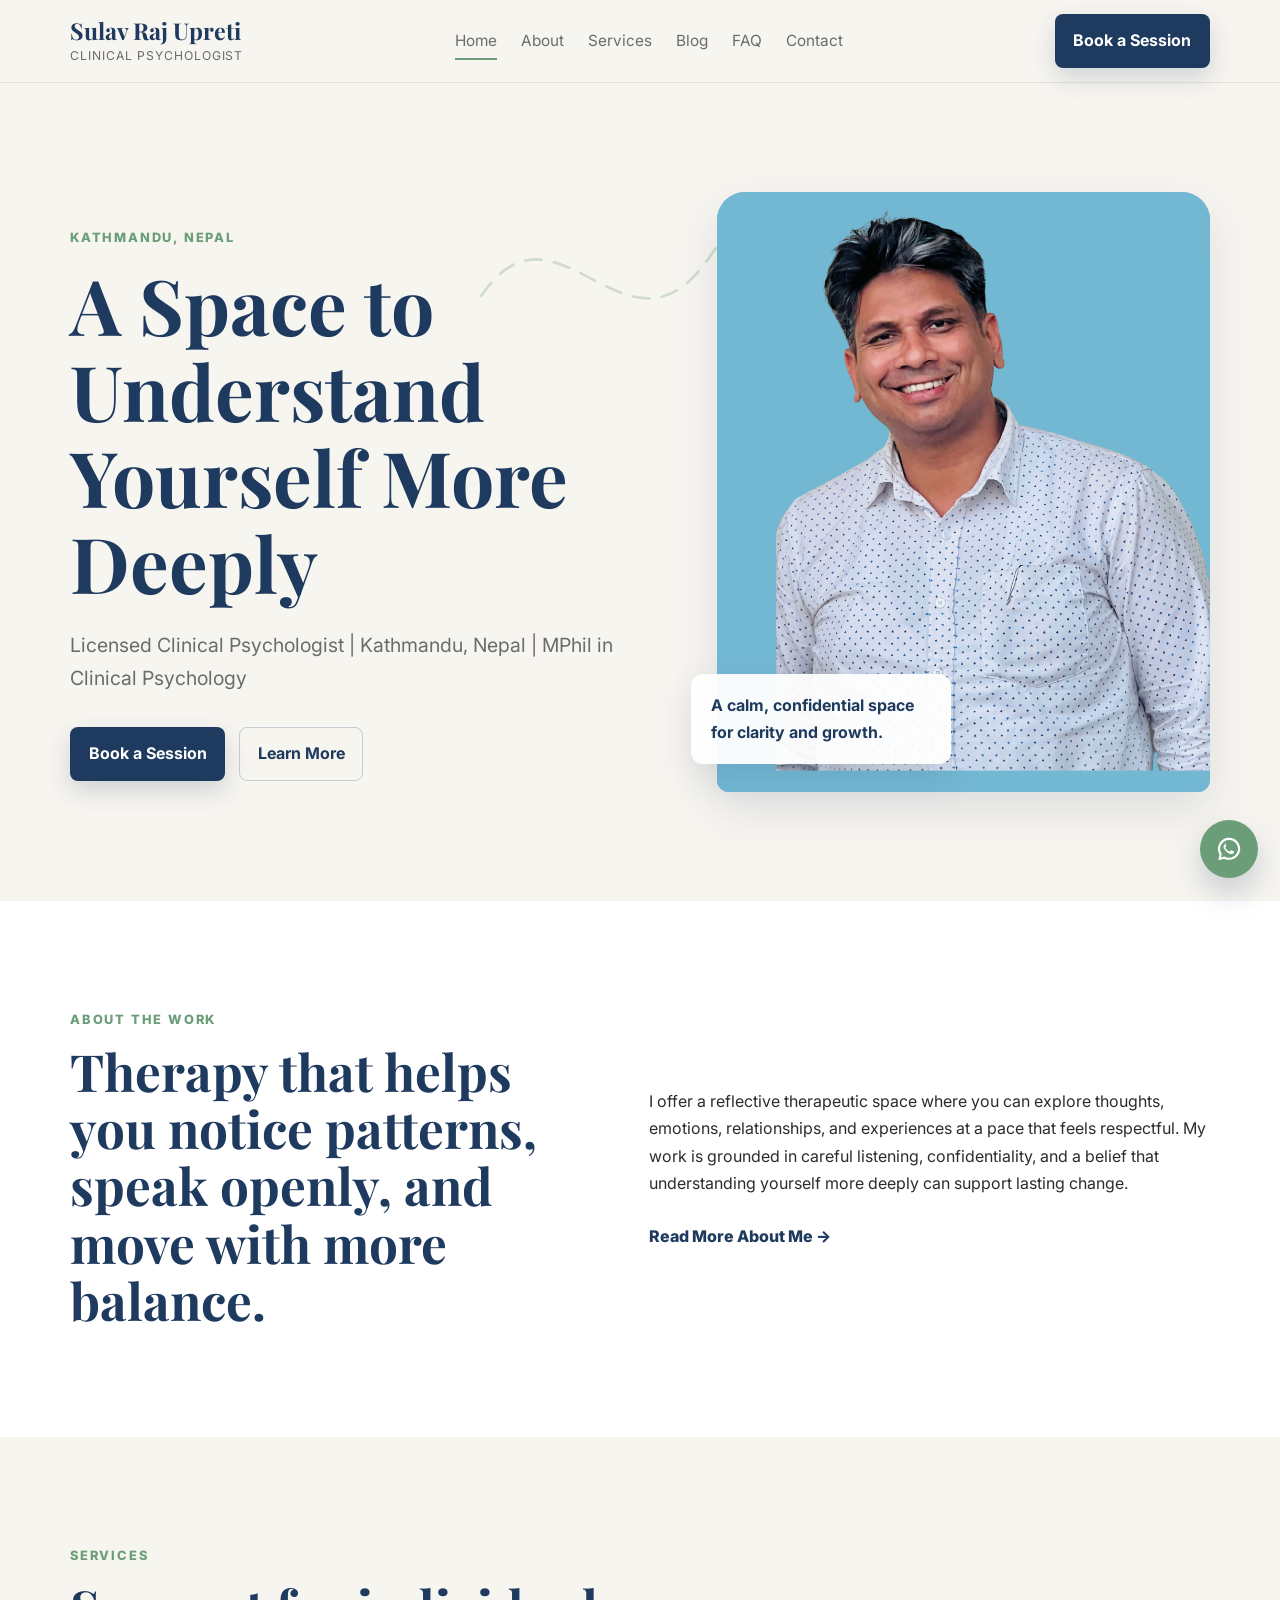
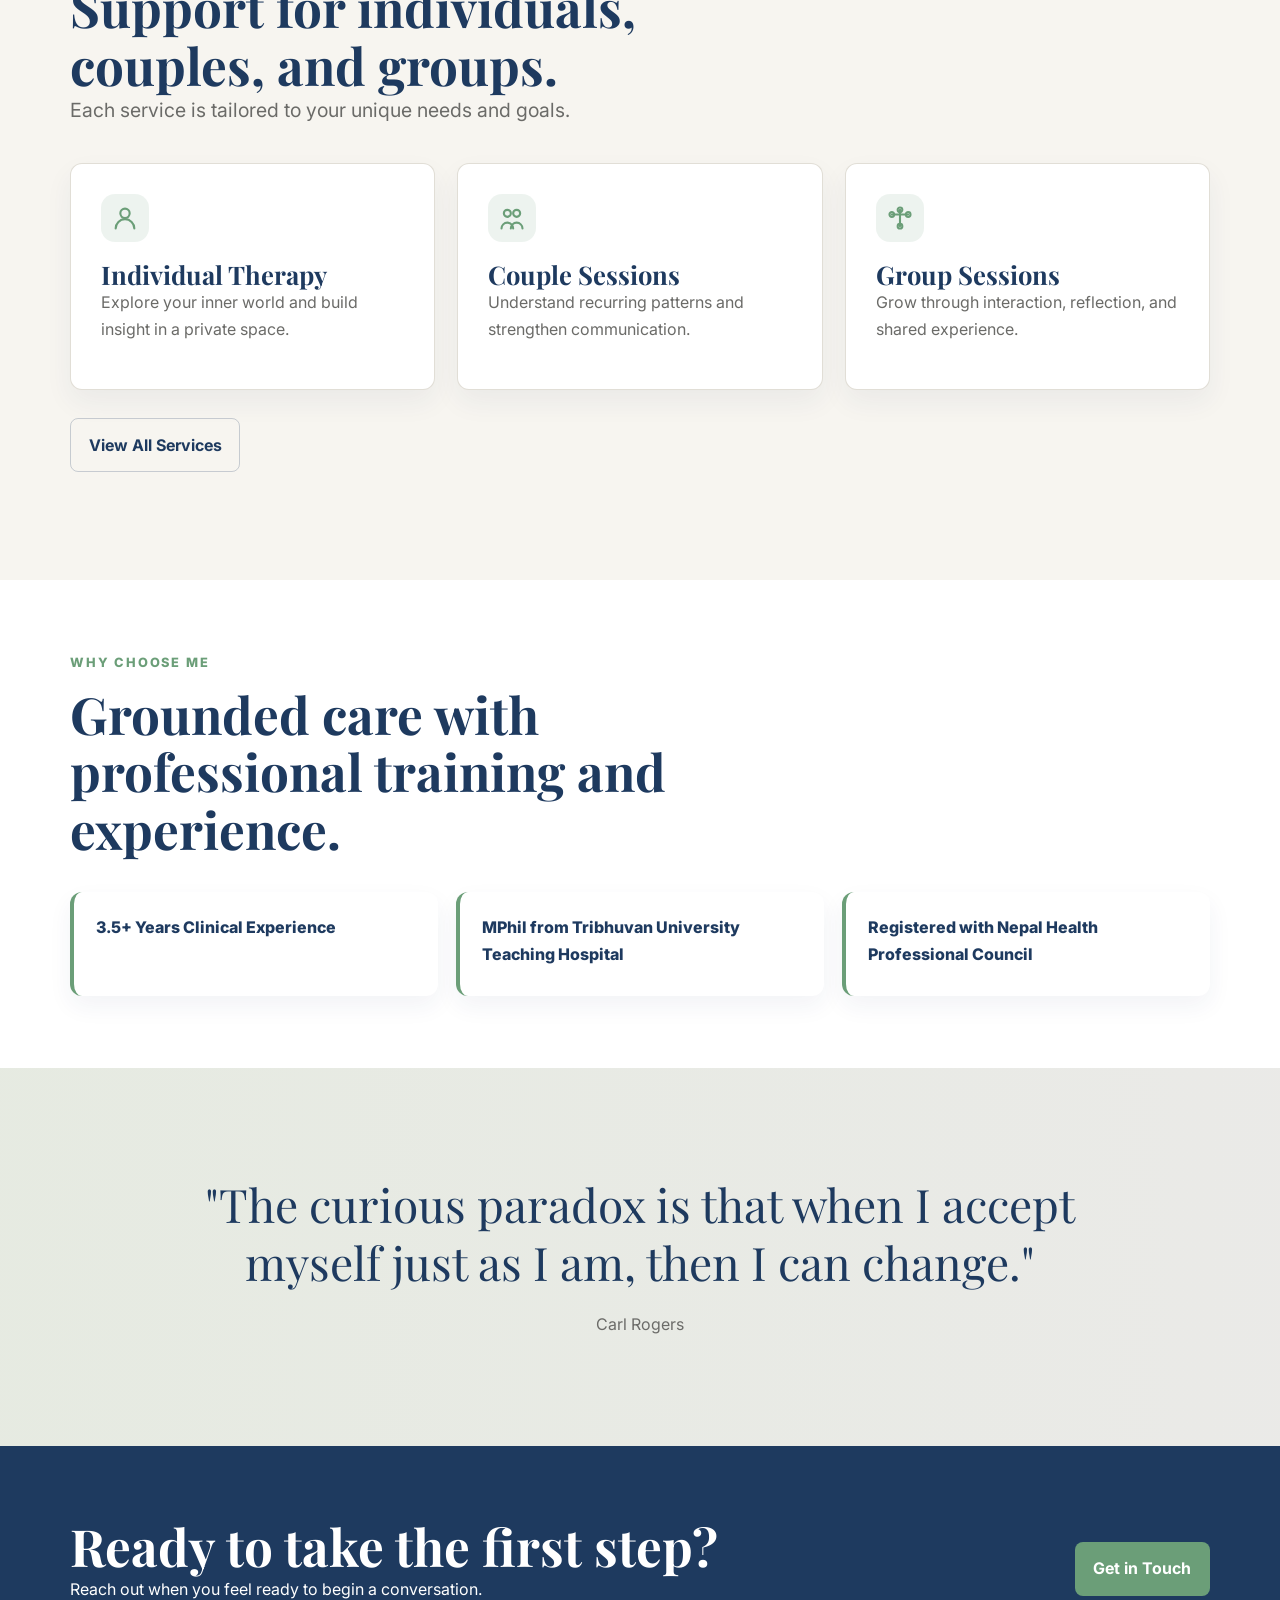
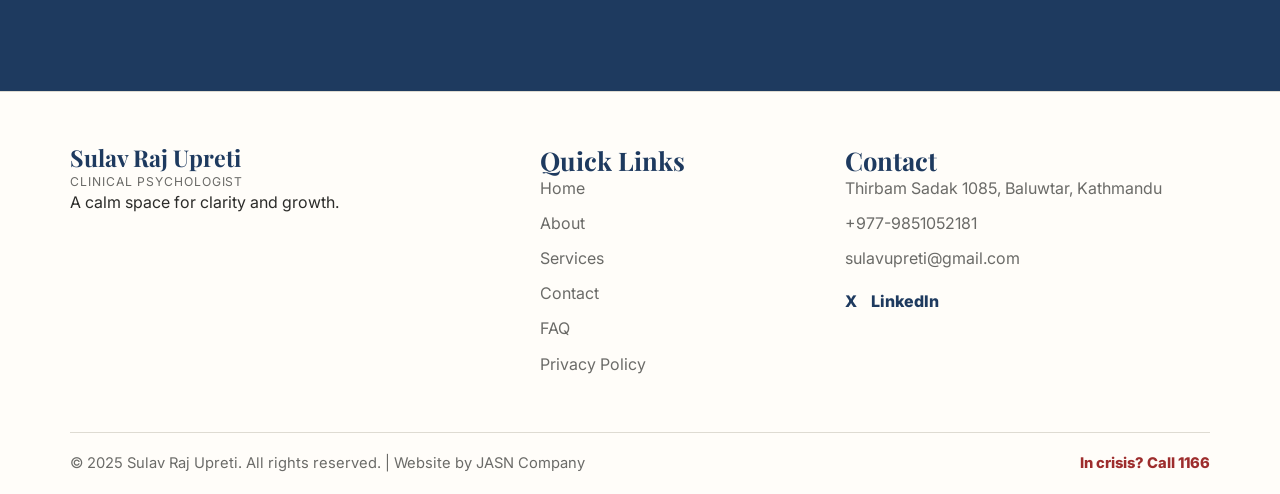
<file: index.html>
<!doctype html>
<html lang="en">
<head>
  <meta charset="utf-8">
  <meta name="viewport" content="width=device-width, initial-scale=1">
  <title>Sulav Raj Upreti | Clinical Psychologist Kathmandu</title>
  <meta name="description" content="Sulav Raj Upreti — Licensed Clinical Psychologist in Kathmandu, Nepal. Individual therapy, couple sessions, group sessions, MHPSS consultation, supervision. MPhil Clinical Psychology, Tribhuvan University.">
  <meta name="keywords" content="clinical psychologist kathmandu, therapy nepal, psychotherapy kathmandu, mental health nepal, sulav upreti psychologist">
  <meta property="og:title" content="Sulav Raj Upreti | Clinical Psychologist Kathmandu">
  <meta property="og:description" content="A calm, confidential space for psychological support in Kathmandu, Nepal.">
  <link rel="icon" href="assets/icons/favicon.svg" type="image/svg+xml">
  <link rel="preconnect" href="https://fonts.googleapis.com">
  <link rel="preconnect" href="https://fonts.gstatic.com" crossorigin>
  <link href="https://fonts.googleapis.com/css2?family=Inter:wght@400;500;600;700;800&family=Playfair+Display:wght@600;700&display=swap" rel="stylesheet">
  <link rel="stylesheet" href="style.css">
</head>
<body>
  <header class="site-header">
    <div class="nav-shell">
      <a class="brand" href="index.html" aria-label="Sulav Raj Upreti home">
        <span class="brand-name">Sulav Raj Upreti</span>
        <span class="brand-subtitle">Clinical Psychologist</span>
      </a>
      <nav class="nav-links" aria-label="Main navigation">
        <a class="active" href="index.html">Home</a>
        <a href="about.html">About</a>
        <a href="services.html">Services</a>
        <a href="blog.html">Blog</a>
        <a href="faq.html">FAQ</a>
        <a href="contact.html">Contact</a>
      </nav>
      <a class="button button-primary nav-cta" href="contact.html">Book a Session</a>
      <button class="menu-toggle" type="button" aria-label="Open navigation" aria-expanded="false"><span></span><span></span><span></span></button>
    </div>
  </header>

  <main>
    <section class="hero">
      <svg class="thread" viewBox="0 0 620 260" aria-hidden="true"><path d="M8 142 C92 18, 170 232, 260 100 S455 64, 604 156"/></svg>
      <div class="container hero-inner">
        <div class="hero-copy reveal">
          <p class="eyebrow">Kathmandu, Nepal</p>
          <h1>A Space to Understand Yourself More Deeply</h1>
          <p class="lead">Licensed Clinical Psychologist | Kathmandu, Nepal | MPhil in Clinical Psychology</p>
          <div class="hero-actions">
            <a class="button button-primary" href="contact.html">Book a Session</a>
            <a class="button button-secondary" href="#about-preview">Learn More</a>
          </div>
        </div>
        <div class="hero-photo-wrap reveal">
          <div class="portrait-frame">
            <img src="assets/images/sulav-raj-upreti.png" alt="Sulav Raj Upreti, clinical psychologist in Kathmandu">
          </div>
          <div class="hero-note">A calm, confidential space for clarity and growth.</div>
        </div>
      </div>
    </section>

    <section id="about-preview" class="section soft-band">
      <div class="container two-column">
        <div class="text-block reveal">
          <p class="eyebrow">About The Work</p>
          <h2>Therapy that helps you notice patterns, speak openly, and move with more balance.</h2>
        </div>
        <div class="text-block reveal">
          <p>I offer a reflective therapeutic space where you can explore thoughts, emotions, relationships, and experiences at a pace that feels respectful. My work is grounded in careful listening, confidentiality, and a belief that understanding yourself more deeply can support lasting change.</p>
          <a class="arrow-link" href="about.html">Read More About Me -></a>
        </div>
      </div>
    </section>

    <section class="section">
      <div class="container">
        <div class="text-block reveal">
          <p class="eyebrow">Services</p>
          <h2>Support for individuals, couples, and groups.</h2>
          <p class="lead">Each service is tailored to your unique needs and goals.</p>
        </div>
        <div class="card-grid">
          <article class="card reveal">
            <div class="icon-mark"><svg viewBox="0 0 24 24"><path d="M12 12a4 4 0 1 0 0-8 4 4 0 0 0 0 8Z"/><path d="M4 21a8 8 0 0 1 16 0"/></svg></div>
            <h3>Individual Therapy</h3>
            <p>Explore your inner world and build insight in a private space.</p>
          </article>
          <article class="card reveal">
            <div class="icon-mark"><svg viewBox="0 0 24 24"><path d="M8 11a3 3 0 1 0 0-6 3 3 0 0 0 0 6Z"/><path d="M16 11a3 3 0 1 0 0-6 3 3 0 0 0 0 6Z"/><path d="M3 21a5 5 0 0 1 10 0"/><path d="M11 21a5 5 0 0 1 10 0"/></svg></div>
            <h3>Couple Sessions</h3>
            <p>Understand recurring patterns and strengthen communication.</p>
          </article>
          <article class="card reveal">
            <div class="icon-mark"><svg viewBox="0 0 24 24"><path d="M12 5v14"/><path d="M5 9h14"/><circle cx="12" cy="5" r="2"/><circle cx="5" cy="9" r="2"/><circle cx="19" cy="9" r="2"/><circle cx="12" cy="19" r="2"/></svg></div>
            <h3>Group Sessions</h3>
            <p>Grow through interaction, reflection, and shared experience.</p>
          </article>
        </div>
        <a class="button button-secondary" href="services.html" style="margin-top:28px">View All Services</a>
      </div>
    </section>

    <section class="section-tight soft-band">
      <div class="container">
        <div class="text-block reveal">
          <p class="eyebrow">Why Choose Me</p>
          <h2>Grounded care with professional training and experience.</h2>
        </div>
        <div class="pill-list">
          <div class="pill reveal">3.5+ Years Clinical Experience</div>
          <div class="pill reveal">MPhil from Tribhuvan University Teaching Hospital</div>
          <div class="pill reveal">Registered with Nepal Health Professional Council</div>
        </div>
      </div>
    </section>

    <section class="section quote-band">
      <div class="container quote reveal">
        <blockquote>"The curious paradox is that when I accept myself just as I am, then I can change."</blockquote>
        <cite>Carl Rogers</cite>
      </div>
    </section>

    <section class="section-tight cta-band">
      <div class="container cta-inner reveal">
        <div>
          <h2>Ready to take the first step?</h2>
          <p>Reach out when you feel ready to begin a conversation.</p>
        </div>
        <a class="button button-sage" href="contact.html">Get in Touch</a>
      </div>
    </section>
  </main>

  <footer class="site-footer">
    <div class="container footer-main">
      <div><a class="brand" href="index.html"><span class="brand-name">Sulav Raj Upreti</span><span class="brand-subtitle">Clinical Psychologist</span></a><p>A calm space for clarity and growth.</p></div>
      <div><h3>Quick Links</h3><div class="footer-links"><a href="index.html">Home</a><a href="about.html">About</a><a href="services.html">Services</a><a href="contact.html">Contact</a><a href="faq.html">FAQ</a><a href="privacy.html">Privacy Policy</a></div></div>
      <div class="footer-contact"><h3>Contact</h3><p>Thirbam Sadak 1085, Baluwtar, Kathmandu</p><p><a href="tel:+9779851052181">+977-9851052181</a></p><p><a href="mailto:sulavupreti@gmail.com">sulavupreti@gmail.com</a></p><div class="social-links"><a href="https://x.com/sulavupreti">X</a><a href="https://www.linkedin.com/in/supreti">LinkedIn</a></div></div>
    </div>
    <div class="container footer-bottom"><span>© 2025 Sulav Raj Upreti. All rights reserved. | Website by JASN Company</span><span class="crisis">In crisis? Call 1166</span></div>
  </footer>

  <a class="whatsapp" href="https://wa.me/9779851052181?text=Hello%2C%20I%27d%20like%20to%20inquire%20about%20a%20therapy%20session." aria-label="Contact on WhatsApp"><svg viewBox="0 0 32 32"><path d="M16 3.2A12.6 12.6 0 0 0 5.2 22.3L3.8 28.8l6.6-1.8A12.6 12.6 0 1 0 16 3.2Zm0 2.4a10.2 10.2 0 0 1 8.7 15.5 10.2 10.2 0 0 1-13.5 3.7l-.5-.3-3.9 1 1-3.8-.3-.5A10.2 10.2 0 0 1 16 5.6Zm-4.4 5.2c-.2 0-.5.1-.8.4-.3.4-1 1-1 2.4 0 1.4 1 2.8 1.2 3 .1.2 2 3.2 5 4.4 2.5 1 3 .8 3.5.8.6-.1 1.8-.8 2-1.5.3-.7.3-1.3.2-1.5-.1-.1-.3-.2-.7-.4l-2-1c-.3-.1-.6-.2-.8.2l-.9 1.1c-.2.2-.4.3-.8.1-.4-.2-1.5-.5-2.8-1.7-1-1-1.7-2.1-2-2.5-.1-.4 0-.5.2-.7l.5-.6c.2-.2.2-.4.4-.6.1-.2.1-.4 0-.6l-.9-2.2c-.2-.5-.5-.5-.7-.5h-.6Z"/></svg></a>
  <script src="script.js"></script>
</body>
</html>
</file>
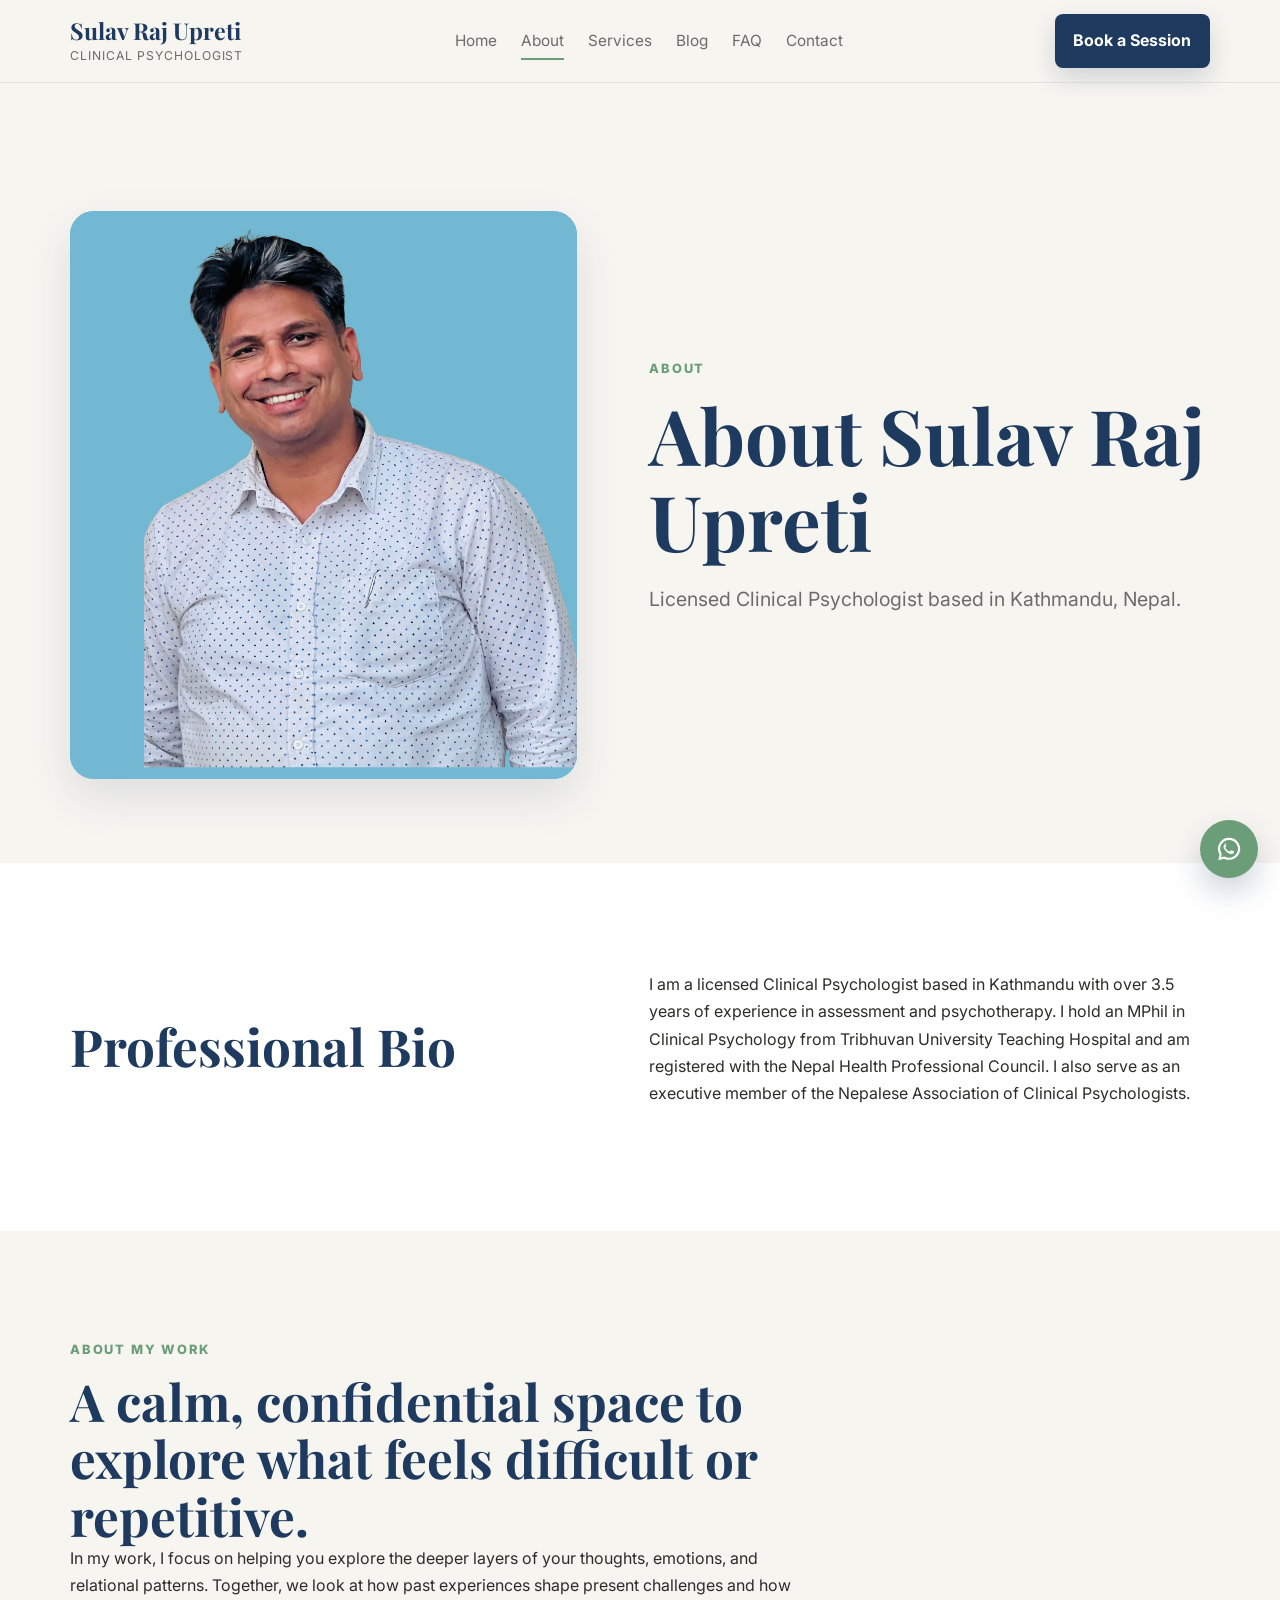
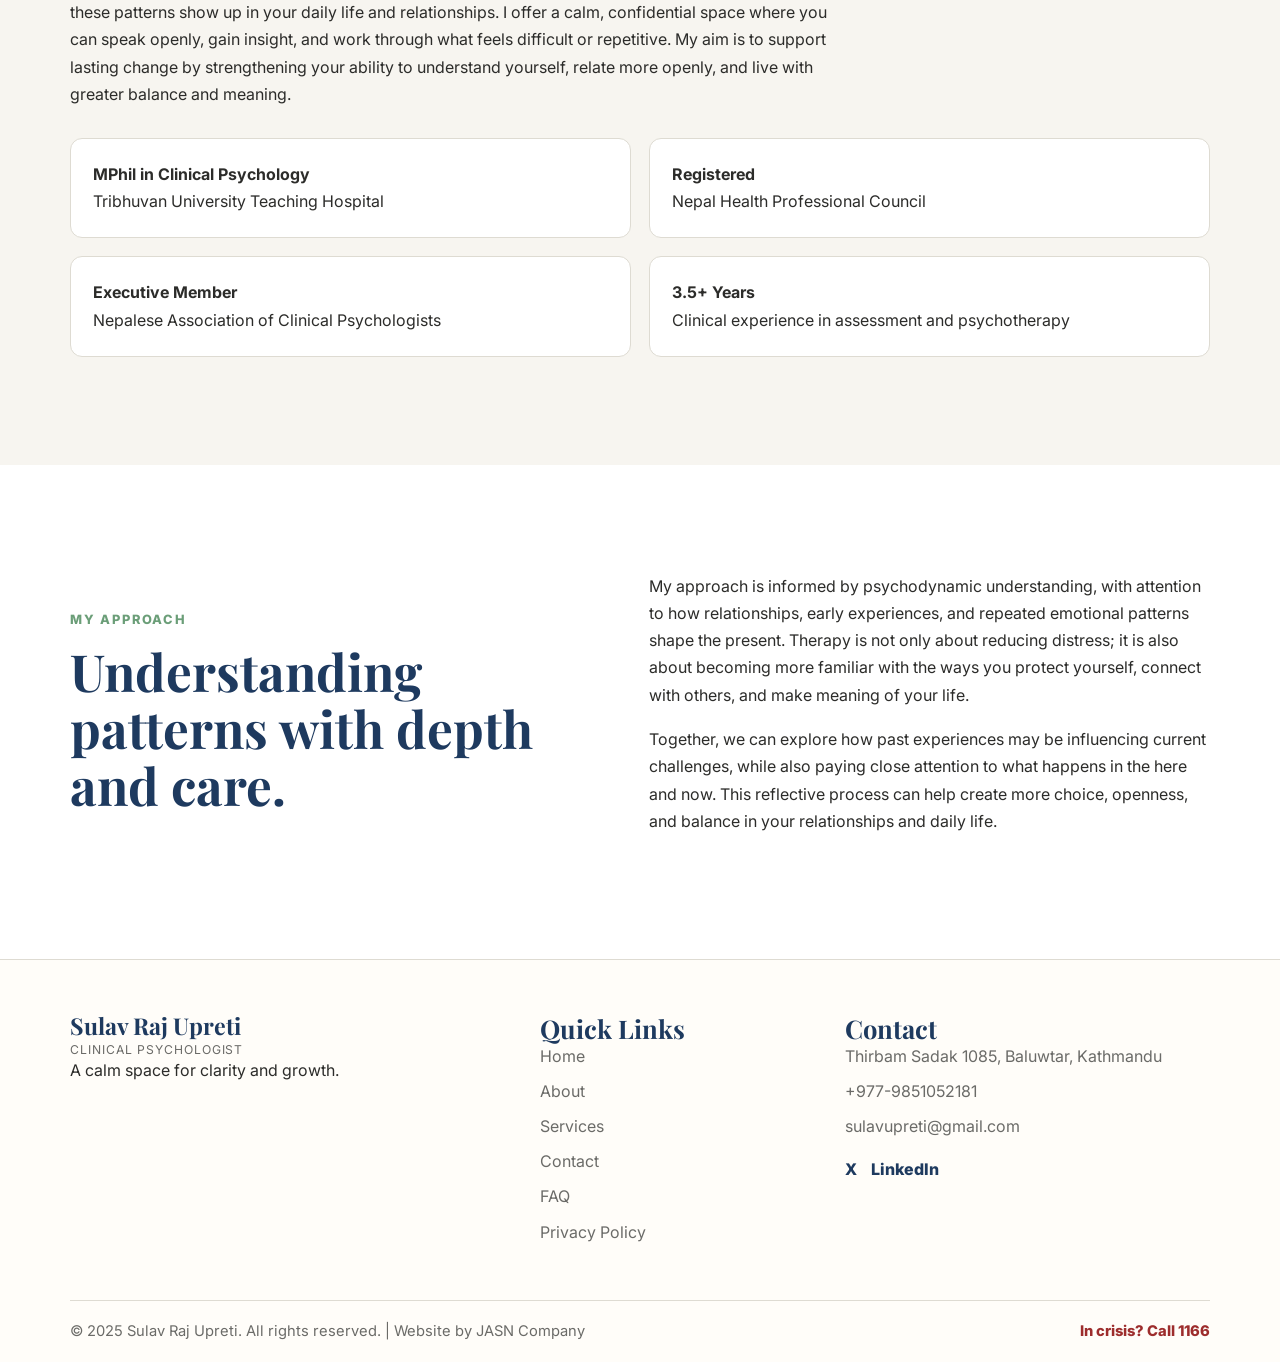
<file: about.html>
<!doctype html>
<html lang="en">
<head>
  <meta charset="utf-8"><meta name="viewport" content="width=device-width, initial-scale=1">
  <title>About Sulav Raj Upreti | Clinical Psychologist</title>
  <meta name="description" content="Sulav Raj Upreti — Licensed Clinical Psychologist in Kathmandu, Nepal. Individual therapy, couple sessions, group sessions, MHPSS consultation, supervision. MPhil Clinical Psychology, Tribhuvan University.">
  <meta name="keywords" content="clinical psychologist kathmandu, therapy nepal, psychotherapy kathmandu, mental health nepal, sulav upreti psychologist">
  <meta property="og:title" content="Sulav Raj Upreti | Clinical Psychologist Kathmandu"><meta property="og:description" content="A calm, confidential space for psychological support in Kathmandu, Nepal.">
  <link rel="icon" href="assets/icons/favicon.svg" type="image/svg+xml"><link rel="preconnect" href="https://fonts.googleapis.com"><link rel="preconnect" href="https://fonts.gstatic.com" crossorigin><link href="https://fonts.googleapis.com/css2?family=Inter:wght@400;500;600;700;800&family=Playfair+Display:wght@600;700&display=swap" rel="stylesheet"><link rel="stylesheet" href="style.css">
</head>
<body>
  <header class="site-header"><div class="nav-shell"><a class="brand" href="index.html"><span class="brand-name">Sulav Raj Upreti</span><span class="brand-subtitle">Clinical Psychologist</span></a><nav class="nav-links" aria-label="Main navigation"><a href="index.html">Home</a><a class="active" href="about.html">About</a><a href="services.html">Services</a><a href="blog.html">Blog</a><a href="faq.html">FAQ</a><a href="contact.html">Contact</a></nav><a class="button button-primary nav-cta" href="contact.html">Book a Session</a><button class="menu-toggle" type="button" aria-label="Open navigation" aria-expanded="false"><span></span><span></span><span></span></button></div></header>
  <main>
    <section class="page-hero">
      <div class="container two-column">
        <div class="about-photo reveal"><img src="assets/images/sulav-raj-upreti.png" alt="Sulav Raj Upreti"></div>
        <div class="text-block reveal"><p class="eyebrow">About</p><h1>About Sulav Raj Upreti</h1><p class="lead">Licensed Clinical Psychologist based in Kathmandu, Nepal.</p></div>
      </div>
    </section>
    <section class="section soft-band">
      <div class="container two-column">
        <div class="text-block reveal"><h2>Professional Bio</h2></div>
        <div class="text-block reveal"><p>I am a licensed Clinical Psychologist based in Kathmandu with over 3.5 years of experience in assessment and psychotherapy. I hold an MPhil in Clinical Psychology from Tribhuvan University Teaching Hospital and am registered with the Nepal Health Professional Council. I also serve as an executive member of the Nepalese Association of Clinical Psychologists.</p></div>
      </div>
    </section>
    <section class="section">
      <div class="container">
        <div class="text-block reveal"><p class="eyebrow">About My Work</p><h2>A calm, confidential space to explore what feels difficult or repetitive.</h2><p>In my work, I focus on helping you explore the deeper layers of your thoughts, emotions, and relational patterns. Together, we look at how past experiences shape present challenges and how these patterns show up in your daily life and relationships. I offer a calm, confidential space where you can speak openly, gain insight, and work through what feels difficult or repetitive. My aim is to support lasting change by strengthening your ability to understand yourself, relate more openly, and live with greater balance and meaning.</p></div>
        <div class="credential-list">
          <div class="credential reveal"><strong>MPhil in Clinical Psychology</strong><br>Tribhuvan University Teaching Hospital</div>
          <div class="credential reveal"><strong>Registered</strong><br>Nepal Health Professional Council</div>
          <div class="credential reveal"><strong>Executive Member</strong><br>Nepalese Association of Clinical Psychologists</div>
          <div class="credential reveal"><strong>3.5+ Years</strong><br>Clinical experience in assessment and psychotherapy</div>
        </div>
      </div>
    </section>
    <section class="section soft-band">
      <div class="container two-column">
        <div class="text-block reveal"><p class="eyebrow">My Approach</p><h2>Understanding patterns with depth and care.</h2></div>
        <div class="text-block reveal"><p>My approach is informed by psychodynamic understanding, with attention to how relationships, early experiences, and repeated emotional patterns shape the present. Therapy is not only about reducing distress; it is also about becoming more familiar with the ways you protect yourself, connect with others, and make meaning of your life.</p><p>Together, we can explore how past experiences may be influencing current challenges, while also paying close attention to what happens in the here and now. This reflective process can help create more choice, openness, and balance in your relationships and daily life.</p></div>
      </div>
    </section>
  </main>
  <footer class="site-footer"><div class="container footer-main"><div><a class="brand" href="index.html"><span class="brand-name">Sulav Raj Upreti</span><span class="brand-subtitle">Clinical Psychologist</span></a><p>A calm space for clarity and growth.</p></div><div><h3>Quick Links</h3><div class="footer-links"><a href="index.html">Home</a><a href="about.html">About</a><a href="services.html">Services</a><a href="contact.html">Contact</a><a href="faq.html">FAQ</a><a href="privacy.html">Privacy Policy</a></div></div><div class="footer-contact"><h3>Contact</h3><p>Thirbam Sadak 1085, Baluwtar, Kathmandu</p><p><a href="tel:+9779851052181">+977-9851052181</a></p><p><a href="mailto:sulavupreti@gmail.com">sulavupreti@gmail.com</a></p><div class="social-links"><a href="https://x.com/sulavupreti">X</a><a href="https://www.linkedin.com/in/supreti">LinkedIn</a></div></div></div><div class="container footer-bottom"><span>© 2025 Sulav Raj Upreti. All rights reserved. | Website by JASN Company</span><span class="crisis">In crisis? Call 1166</span></div></footer>
  <a class="whatsapp" href="https://wa.me/9779851052181?text=Hello%2C%20I%27d%20like%20to%20inquire%20about%20a%20therapy%20session." aria-label="Contact on WhatsApp"><svg viewBox="0 0 32 32"><path d="M16 3.2A12.6 12.6 0 0 0 5.2 22.3L3.8 28.8l6.6-1.8A12.6 12.6 0 1 0 16 3.2Zm0 2.4a10.2 10.2 0 0 1 8.7 15.5 10.2 10.2 0 0 1-13.5 3.7l-.5-.3-3.9 1 1-3.8-.3-.5A10.2 10.2 0 0 1 16 5.6Zm-4.4 5.2c-.2 0-.5.1-.8.4-.3.4-1 1-1 2.4 0 1.4 1 2.8 1.2 3 .1.2 2 3.2 5 4.4 2.5 1 3 .8 3.5.8.6-.1 1.8-.8 2-1.5.3-.7.3-1.3.2-1.5-.1-.1-.3-.2-.7-.4l-2-1c-.3-.1-.6-.2-.8.2l-.9 1.1c-.2.2-.4.3-.8.1-.4-.2-1.5-.5-2.8-1.7-1-1-1.7-2.1-2-2.5-.1-.4 0-.5.2-.7l.5-.6c.2-.2.2-.4.4-.6.1-.2.1-.4 0-.6l-.9-2.2c-.2-.5-.5-.5-.7-.5h-.6Z"/></svg></a><script src="script.js"></script>
</body>
</html>
</file>
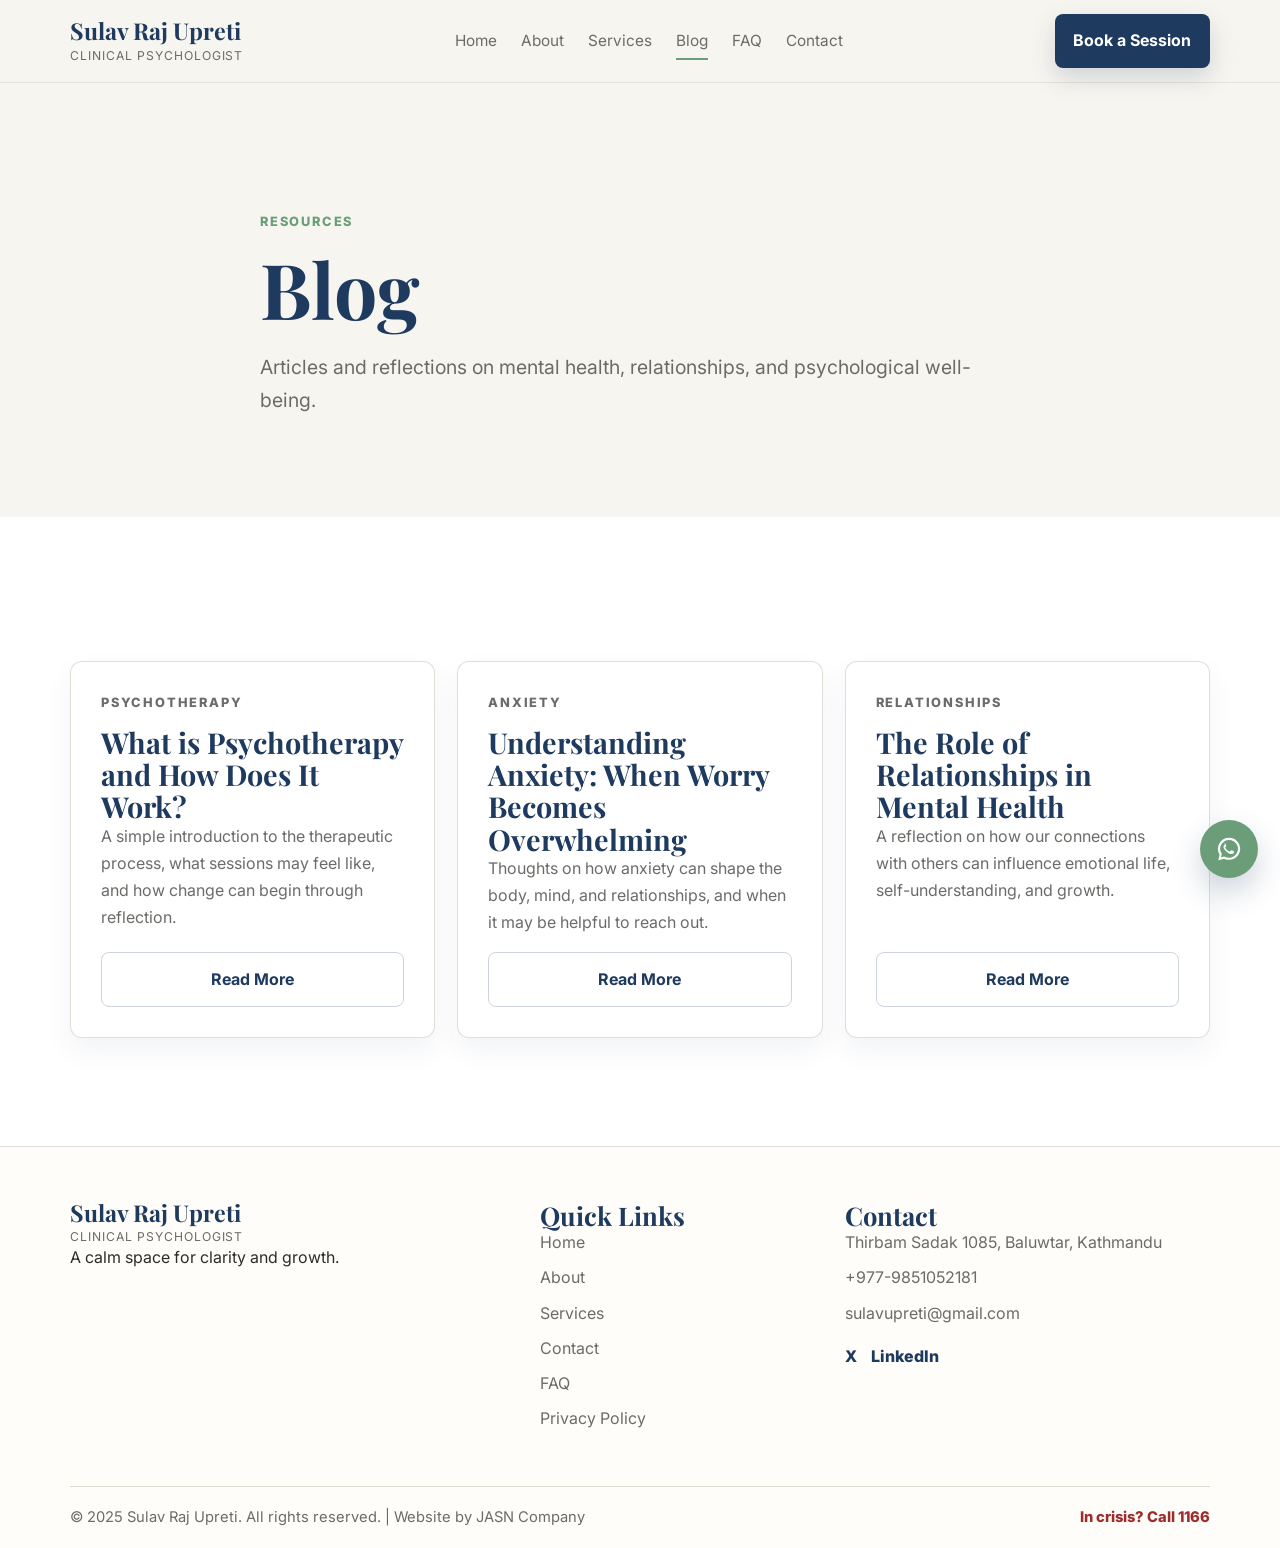
<file: blog.html>
<!doctype html>
<html lang="en">
<head>
  <meta charset="utf-8"><meta name="viewport" content="width=device-width, initial-scale=1">
  <title>Blog and Resources | Sulav Raj Upreti</title>
  <meta name="description" content="Sulav Raj Upreti — Licensed Clinical Psychologist in Kathmandu, Nepal. Individual therapy, couple sessions, group sessions, MHPSS consultation, supervision. MPhil Clinical Psychology, Tribhuvan University.">
  <meta name="keywords" content="clinical psychologist kathmandu, therapy nepal, psychotherapy kathmandu, mental health nepal, sulav upreti psychologist">
  <meta property="og:title" content="Sulav Raj Upreti | Clinical Psychologist Kathmandu"><meta property="og:description" content="A calm, confidential space for psychological support in Kathmandu, Nepal.">
  <link rel="icon" href="assets/icons/favicon.svg" type="image/svg+xml"><link rel="preconnect" href="https://fonts.googleapis.com"><link rel="preconnect" href="https://fonts.gstatic.com" crossorigin><link href="https://fonts.googleapis.com/css2?family=Inter:wght@400;500;600;700;800&family=Playfair+Display:wght@600;700&display=swap" rel="stylesheet"><link rel="stylesheet" href="style.css">
</head>
<body>
  <header class="site-header"><div class="nav-shell"><a class="brand" href="index.html"><span class="brand-name">Sulav Raj Upreti</span><span class="brand-subtitle">Clinical Psychologist</span></a><nav class="nav-links" aria-label="Main navigation"><a href="index.html">Home</a><a href="about.html">About</a><a href="services.html">Services</a><a class="active" href="blog.html">Blog</a><a href="faq.html">FAQ</a><a href="contact.html">Contact</a></nav><a class="button button-primary nav-cta" href="contact.html">Book a Session</a><button class="menu-toggle" type="button" aria-label="Open navigation" aria-expanded="false"><span></span><span></span><span></span></button></div></header>
  <main><section class="page-hero"><div class="container text-block reveal"><p class="eyebrow">Resources</p><h1>Blog</h1><p class="lead">Articles and reflections on mental health, relationships, and psychological well-being.</p></div></section><section class="section soft-band"><div class="container card-grid"><article class="article-card reveal"><div><p class="eyebrow">Psychotherapy</p><h2>What is Psychotherapy and How Does It Work?</h2><p>A simple introduction to the therapeutic process, what sessions may feel like, and how change can begin through reflection.</p></div><a class="button button-secondary" href="#">Read More</a></article><article class="article-card reveal"><div><p class="eyebrow">Anxiety</p><h2>Understanding Anxiety: When Worry Becomes Overwhelming</h2><p>Thoughts on how anxiety can shape the body, mind, and relationships, and when it may be helpful to reach out.</p></div><a class="button button-secondary" href="#">Read More</a></article><article class="article-card reveal"><div><p class="eyebrow">Relationships</p><h2>The Role of Relationships in Mental Health</h2><p>A reflection on how our connections with others can influence emotional life, self-understanding, and growth.</p></div><a class="button button-secondary" href="#">Read More</a></article></div></section></main>
  <footer class="site-footer"><div class="container footer-main"><div><a class="brand" href="index.html"><span class="brand-name">Sulav Raj Upreti</span><span class="brand-subtitle">Clinical Psychologist</span></a><p>A calm space for clarity and growth.</p></div><div><h3>Quick Links</h3><div class="footer-links"><a href="index.html">Home</a><a href="about.html">About</a><a href="services.html">Services</a><a href="contact.html">Contact</a><a href="faq.html">FAQ</a><a href="privacy.html">Privacy Policy</a></div></div><div class="footer-contact"><h3>Contact</h3><p>Thirbam Sadak 1085, Baluwtar, Kathmandu</p><p><a href="tel:+9779851052181">+977-9851052181</a></p><p><a href="mailto:sulavupreti@gmail.com">sulavupreti@gmail.com</a></p><div class="social-links"><a href="https://x.com/sulavupreti">X</a><a href="https://www.linkedin.com/in/supreti">LinkedIn</a></div></div></div><div class="container footer-bottom"><span>© 2025 Sulav Raj Upreti. All rights reserved. | Website by JASN Company</span><span class="crisis">In crisis? Call 1166</span></div></footer>
  <a class="whatsapp" href="https://wa.me/9779851052181?text=Hello%2C%20I%27d%20like%20to%20inquire%20about%20a%20therapy%20session." aria-label="Contact on WhatsApp"><svg viewBox="0 0 32 32"><path d="M16 3.2A12.6 12.6 0 0 0 5.2 22.3L3.8 28.8l6.6-1.8A12.6 12.6 0 1 0 16 3.2Zm0 2.4a10.2 10.2 0 0 1 8.7 15.5 10.2 10.2 0 0 1-13.5 3.7l-.5-.3-3.9 1 1-3.8-.3-.5A10.2 10.2 0 0 1 16 5.6Zm-4.4 5.2c-.2 0-.5.1-.8.4-.3.4-1 1-1 2.4 0 1.4 1 2.8 1.2 3 .1.2 2 3.2 5 4.4 2.5 1 3 .8 3.5.8.6-.1 1.8-.8 2-1.5.3-.7.3-1.3.2-1.5-.1-.1-.3-.2-.7-.4l-2-1c-.3-.1-.6-.2-.8.2l-.9 1.1c-.2.2-.4.3-.8.1-.4-.2-1.5-.5-2.8-1.7-1-1-1.7-2.1-2-2.5-.1-.4 0-.5.2-.7l.5-.6c.2-.2.2-.4.4-.6.1-.2.1-.4 0-.6l-.9-2.2c-.2-.5-.5-.5-.7-.5h-.6Z"/></svg></a><script src="script.js"></script>
</body>
</html>
</file>
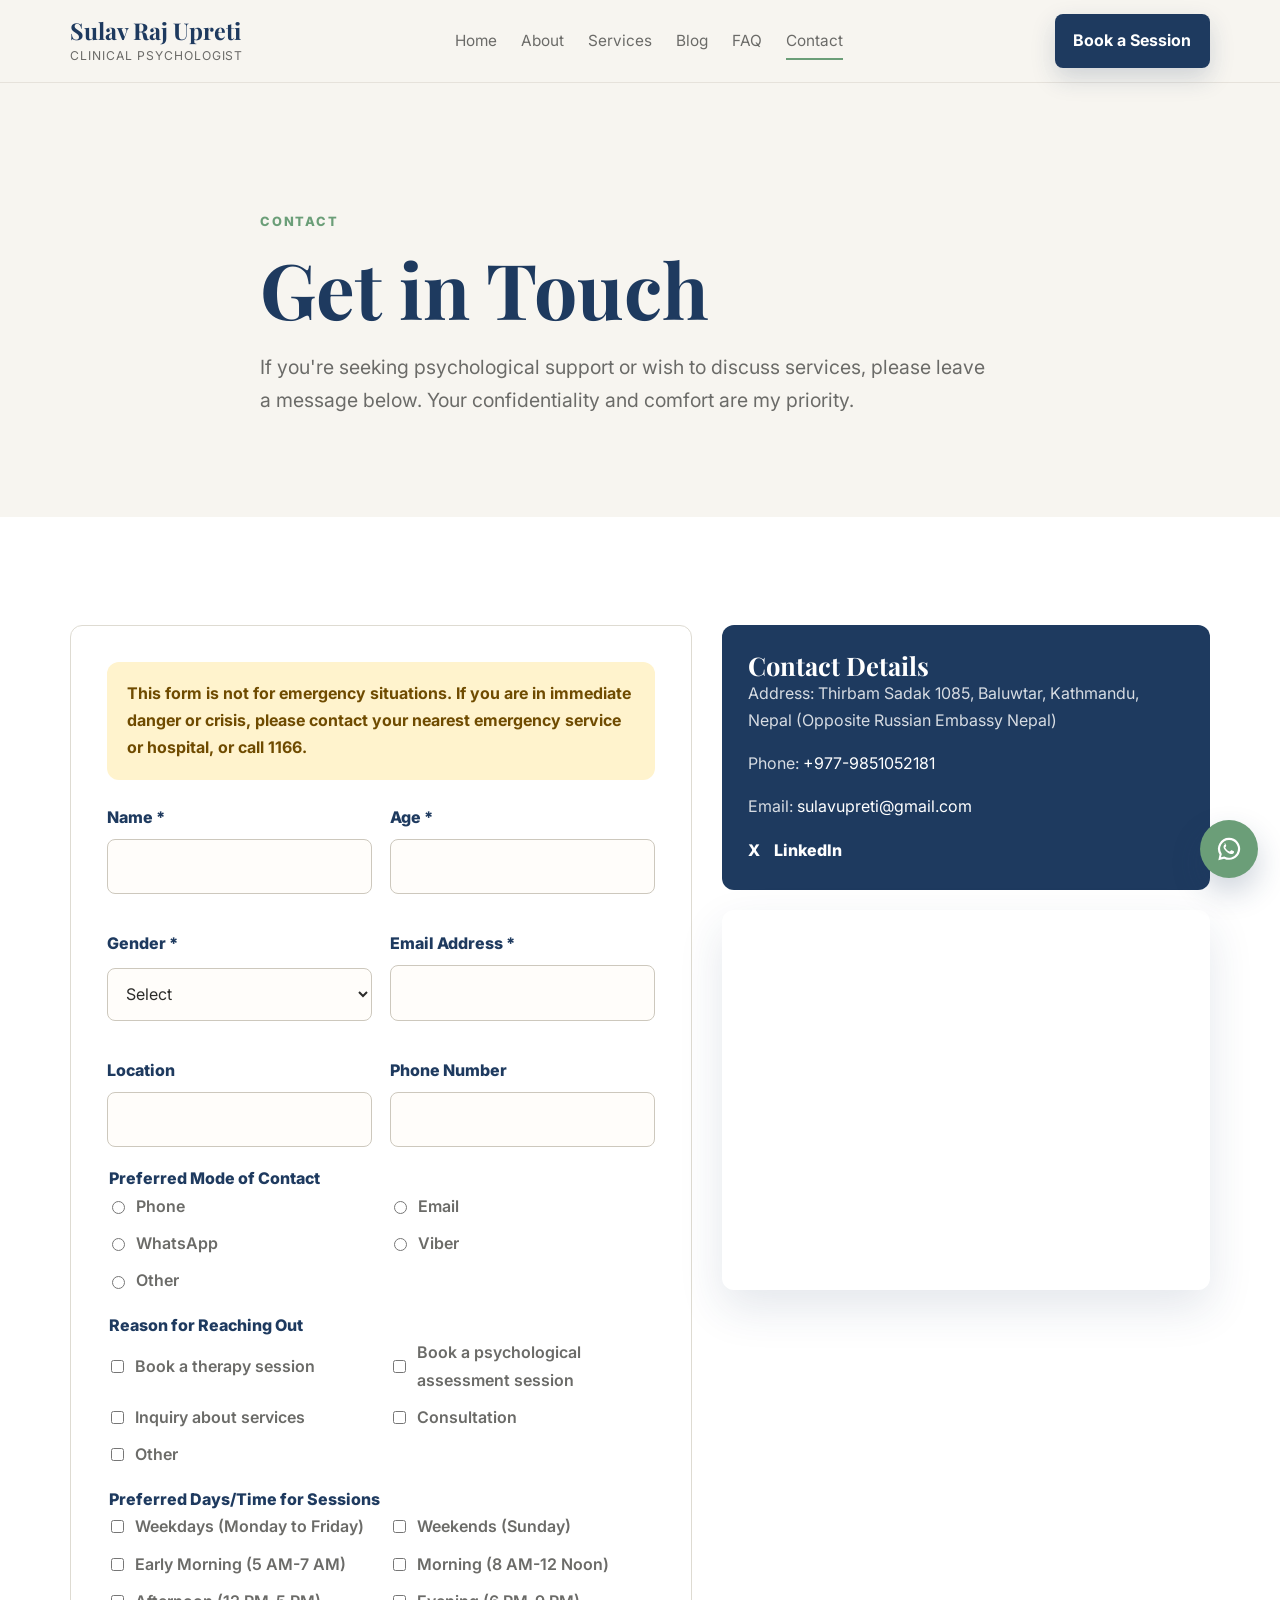
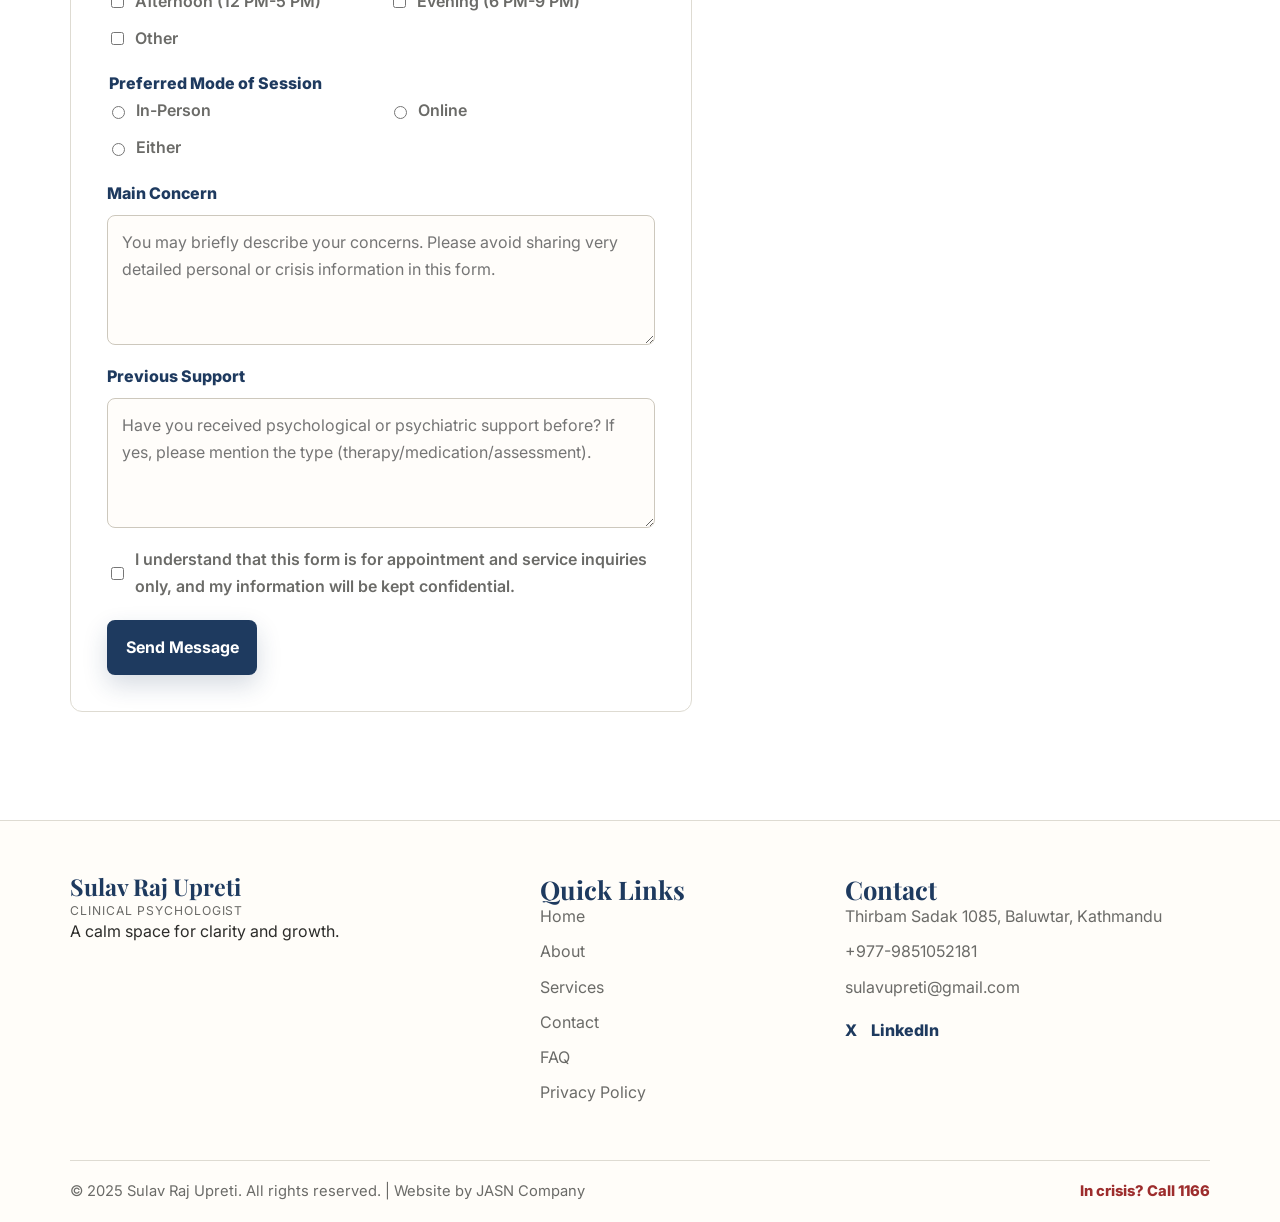
<file: contact.html>
<!doctype html>
<html lang="en">
<head>
  <meta charset="utf-8"><meta name="viewport" content="width=device-width, initial-scale=1">
  <title>Contact | Sulav Raj Upreti</title>
  <meta name="description" content="Sulav Raj Upreti — Licensed Clinical Psychologist in Kathmandu, Nepal. Individual therapy, couple sessions, group sessions, MHPSS consultation, supervision. MPhil Clinical Psychology, Tribhuvan University.">
  <meta name="keywords" content="clinical psychologist kathmandu, therapy nepal, psychotherapy kathmandu, mental health nepal, sulav upreti psychologist">
  <meta property="og:title" content="Sulav Raj Upreti | Clinical Psychologist Kathmandu"><meta property="og:description" content="A calm, confidential space for psychological support in Kathmandu, Nepal.">
  <link rel="icon" href="assets/icons/favicon.svg" type="image/svg+xml"><link rel="preconnect" href="https://fonts.googleapis.com"><link rel="preconnect" href="https://fonts.gstatic.com" crossorigin><link href="https://fonts.googleapis.com/css2?family=Inter:wght@400;500;600;700;800&family=Playfair+Display:wght@600;700&display=swap" rel="stylesheet"><link rel="stylesheet" href="style.css">
</head>
<body>
  <header class="site-header"><div class="nav-shell"><a class="brand" href="index.html"><span class="brand-name">Sulav Raj Upreti</span><span class="brand-subtitle">Clinical Psychologist</span></a><nav class="nav-links" aria-label="Main navigation"><a href="index.html">Home</a><a href="about.html">About</a><a href="services.html">Services</a><a href="blog.html">Blog</a><a href="faq.html">FAQ</a><a class="active" href="contact.html">Contact</a></nav><a class="button button-primary nav-cta" href="contact.html">Book a Session</a><button class="menu-toggle" type="button" aria-label="Open navigation" aria-expanded="false"><span></span><span></span><span></span></button></div></header>
  <main>
    <section class="page-hero"><div class="container text-block reveal"><p class="eyebrow">Contact</p><h1>Get in Touch</h1><p class="lead">If you're seeking psychological support or wish to discuss services, please leave a message below. Your confidentiality and comfort are my priority.</p></div></section>
    <section class="section soft-band">
      <div class="container contact-layout">
        <div class="form-card reveal">
          <div class="notice">This form is not for emergency situations. If you are in immediate danger or crisis, please contact your nearest emergency service or hospital, or call <strong>1166</strong>.</div>
          <form action="mailto:sulavupreti@gmail.com" method="post" enctype="text/plain" style="margin-top:24px">
            <div class="field-grid">
              <div class="field"><label for="name">Name *</label><input id="name" name="Name" type="text" required></div>
              <div class="field"><label for="age">Age *</label><input id="age" name="Age" type="number" min="1" required></div>
              <div class="field"><label for="gender">Gender *</label><select id="gender" name="Gender" required><option value="">Select</option><option>Male</option><option>Female</option><option>Non-binary</option><option>Prefer not to say</option></select></div>
              <div class="field"><label for="email">Email Address *</label><input id="email" name="Email Address" type="email" required></div>
              <div class="field"><label for="location">Location</label><input id="location" name="Location" type="text"></div>
              <div class="field"><label for="phone">Phone Number</label><input id="phone" name="Phone Number" type="tel"></div>
            </div>
            <fieldset><legend>Preferred Mode of Contact</legend><div class="choices"><label class="choice"><input type="radio" name="Preferred Mode of Contact" value="Phone">Phone</label><label class="choice"><input type="radio" name="Preferred Mode of Contact" value="Email">Email</label><label class="choice"><input type="radio" name="Preferred Mode of Contact" value="WhatsApp">WhatsApp</label><label class="choice"><input type="radio" name="Preferred Mode of Contact" value="Viber">Viber</label><label class="choice"><input type="radio" name="Preferred Mode of Contact" value="Other">Other</label></div></fieldset>
            <fieldset><legend>Reason for Reaching Out</legend><div class="choices"><label class="choice"><input type="checkbox" name="Reason" value="Book a therapy session">Book a therapy session</label><label class="choice"><input type="checkbox" name="Reason" value="Book a psychological assessment session">Book a psychological assessment session</label><label class="choice"><input type="checkbox" name="Reason" value="Inquiry about services">Inquiry about services</label><label class="choice"><input type="checkbox" name="Reason" value="Consultation">Consultation</label><label class="choice"><input type="checkbox" name="Reason" value="Other">Other</label></div></fieldset>
            <fieldset><legend>Preferred Days/Time for Sessions</legend><div class="choices"><label class="choice"><input type="checkbox" name="Preferred Time" value="Weekdays">Weekdays (Monday to Friday)</label><label class="choice"><input type="checkbox" name="Preferred Time" value="Weekends">Weekends (Sunday)</label><label class="choice"><input type="checkbox" name="Preferred Time" value="Early Morning">Early Morning (5 AM-7 AM)</label><label class="choice"><input type="checkbox" name="Preferred Time" value="Morning">Morning (8 AM-12 Noon)</label><label class="choice"><input type="checkbox" name="Preferred Time" value="Afternoon">Afternoon (12 PM-5 PM)</label><label class="choice"><input type="checkbox" name="Preferred Time" value="Evening">Evening (6 PM-9 PM)</label><label class="choice"><input type="checkbox" name="Preferred Time" value="Other">Other</label></div></fieldset>
            <fieldset><legend>Preferred Mode of Session</legend><div class="choices"><label class="choice"><input type="radio" name="Preferred Mode of Session" value="In-Person">In-Person</label><label class="choice"><input type="radio" name="Preferred Mode of Session" value="Online">Online</label><label class="choice"><input type="radio" name="Preferred Mode of Session" value="Either">Either</label></div></fieldset>
            <div class="field"><label for="concern">Main Concern</label><textarea id="concern" name="Main Concern" placeholder="You may briefly describe your concerns. Please avoid sharing very detailed personal or crisis information in this form."></textarea></div>
            <div class="field"><label for="support">Previous Support</label><textarea id="support" name="Previous Support" placeholder="Have you received psychological or psychiatric support before? If yes, please mention the type (therapy/medication/assessment)."></textarea></div>
            <label class="choice" style="margin-bottom:20px"><input type="checkbox" name="Consent" required>I understand that this form is for appointment and service inquiries only, and my information will be kept confidential.</label>
            <button class="button button-primary" type="submit">Send Message</button>
          </form>
        </div>
        <aside class="contact-panel reveal">
          <div class="contact-card"><h3>Contact Details</h3><p>Address: Thirbam Sadak 1085, Baluwtar, Kathmandu, Nepal (Opposite Russian Embassy Nepal)</p><p>Phone: <a href="tel:+9779851052181">+977-9851052181</a></p><p>Email: <a href="mailto:sulavupreti@gmail.com">sulavupreti@gmail.com</a></p><div class="social-links"><a href="https://x.com/sulavupreti">X</a><a href="https://www.linkedin.com/in/supreti">LinkedIn</a></div></div>
          <iframe class="map" title="Map to Thirbam Sadak 1085, Baluwtar, Kathmandu" loading="lazy" referrerpolicy="no-referrer-when-downgrade" src="https://www.google.com/maps?q=Opposite%20Russian%20Embassy%20Nepal%2C%201085%20Thirbam%20Sadak%2C%20Kathmandu%2044600&output=embed"></iframe>
        </aside>
      </div>
    </section>
  </main>
  <footer class="site-footer"><div class="container footer-main"><div><a class="brand" href="index.html"><span class="brand-name">Sulav Raj Upreti</span><span class="brand-subtitle">Clinical Psychologist</span></a><p>A calm space for clarity and growth.</p></div><div><h3>Quick Links</h3><div class="footer-links"><a href="index.html">Home</a><a href="about.html">About</a><a href="services.html">Services</a><a href="contact.html">Contact</a><a href="faq.html">FAQ</a><a href="privacy.html">Privacy Policy</a></div></div><div class="footer-contact"><h3>Contact</h3><p>Thirbam Sadak 1085, Baluwtar, Kathmandu</p><p><a href="tel:+9779851052181">+977-9851052181</a></p><p><a href="mailto:sulavupreti@gmail.com">sulavupreti@gmail.com</a></p><div class="social-links"><a href="https://x.com/sulavupreti">X</a><a href="https://www.linkedin.com/in/supreti">LinkedIn</a></div></div></div><div class="container footer-bottom"><span>© 2025 Sulav Raj Upreti. All rights reserved. | Website by JASN Company</span><span class="crisis">In crisis? Call 1166</span></div></footer>
  <a class="whatsapp" href="https://wa.me/9779851052181?text=Hello%2C%20I%27d%20like%20to%20inquire%20about%20a%20therapy%20session." aria-label="Contact on WhatsApp"><svg viewBox="0 0 32 32"><path d="M16 3.2A12.6 12.6 0 0 0 5.2 22.3L3.8 28.8l6.6-1.8A12.6 12.6 0 1 0 16 3.2Zm0 2.4a10.2 10.2 0 0 1 8.7 15.5 10.2 10.2 0 0 1-13.5 3.7l-.5-.3-3.9 1 1-3.8-.3-.5A10.2 10.2 0 0 1 16 5.6Zm-4.4 5.2c-.2 0-.5.1-.8.4-.3.4-1 1-1 2.4 0 1.4 1 2.8 1.2 3 .1.2 2 3.2 5 4.4 2.5 1 3 .8 3.5.8.6-.1 1.8-.8 2-1.5.3-.7.3-1.3.2-1.5-.1-.1-.3-.2-.7-.4l-2-1c-.3-.1-.6-.2-.8.2l-.9 1.1c-.2.2-.4.3-.8.1-.4-.2-1.5-.5-2.8-1.7-1-1-1.7-2.1-2-2.5-.1-.4 0-.5.2-.7l.5-.6c.2-.2.2-.4.4-.6.1-.2.1-.4 0-.6l-.9-2.2c-.2-.5-.5-.5-.7-.5h-.6Z"/></svg></a><script src="script.js"></script>
</body>
</html>
</file>
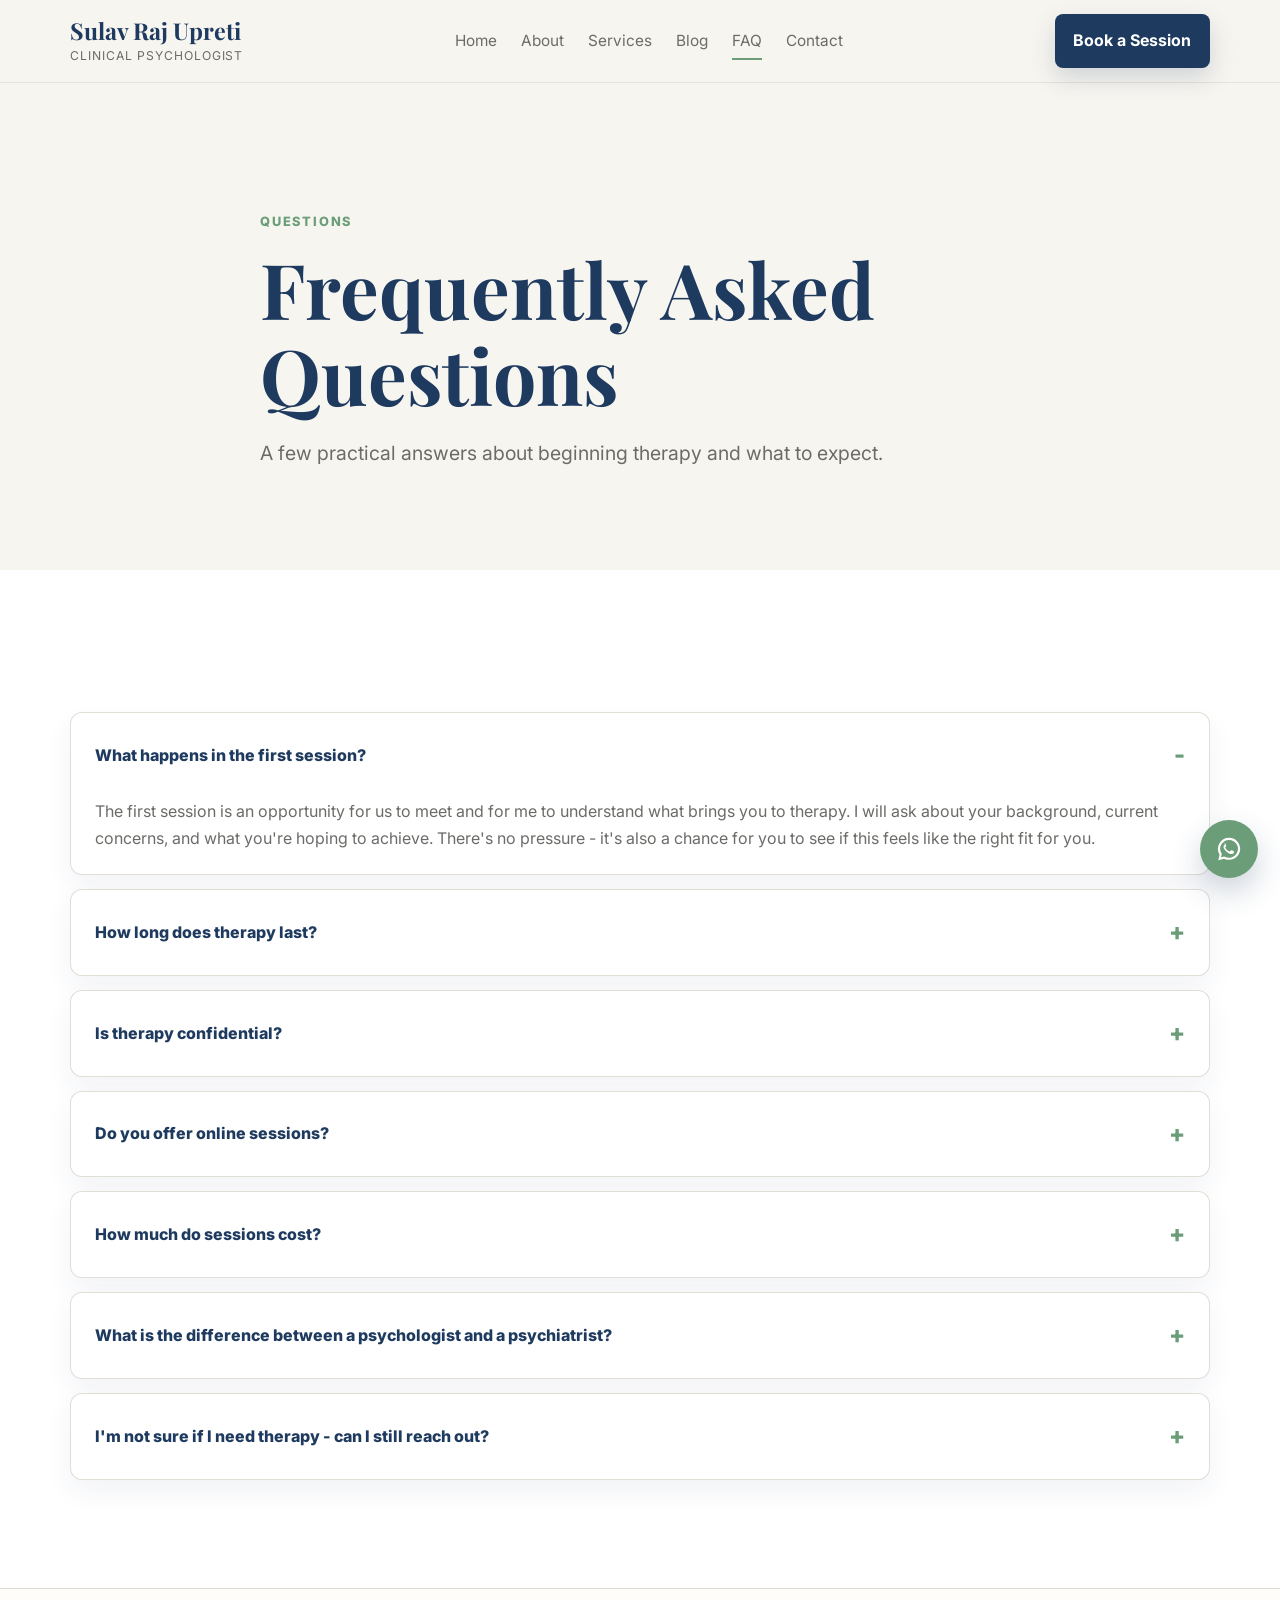
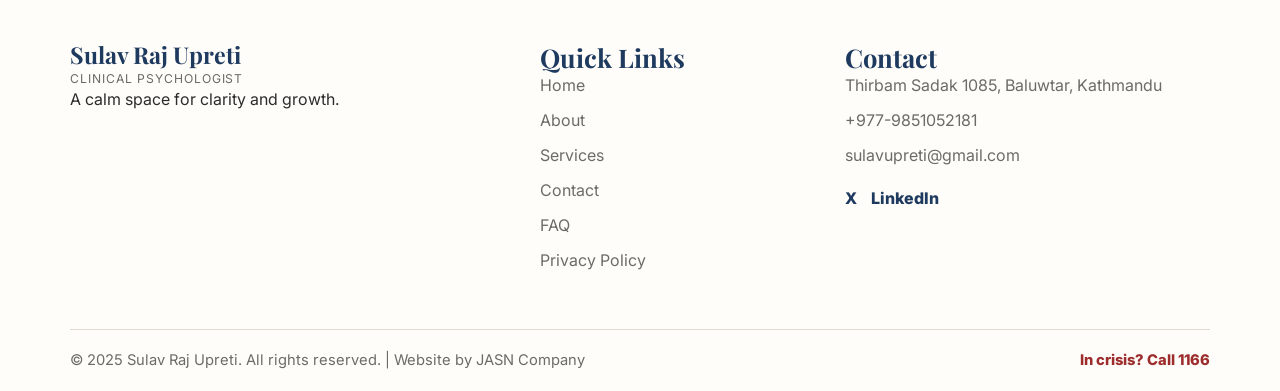
<file: faq.html>
<!doctype html>
<html lang="en">
<head>
  <meta charset="utf-8"><meta name="viewport" content="width=device-width, initial-scale=1">
  <title>FAQ | Sulav Raj Upreti</title>
  <meta name="description" content="Sulav Raj Upreti — Licensed Clinical Psychologist in Kathmandu, Nepal. Individual therapy, couple sessions, group sessions, MHPSS consultation, supervision. MPhil Clinical Psychology, Tribhuvan University.">
  <meta name="keywords" content="clinical psychologist kathmandu, therapy nepal, psychotherapy kathmandu, mental health nepal, sulav upreti psychologist">
  <meta property="og:title" content="Sulav Raj Upreti | Clinical Psychologist Kathmandu"><meta property="og:description" content="A calm, confidential space for psychological support in Kathmandu, Nepal.">
  <link rel="icon" href="assets/icons/favicon.svg" type="image/svg+xml"><link rel="preconnect" href="https://fonts.googleapis.com"><link rel="preconnect" href="https://fonts.gstatic.com" crossorigin><link href="https://fonts.googleapis.com/css2?family=Inter:wght@400;500;600;700;800&family=Playfair+Display:wght@600;700&display=swap" rel="stylesheet"><link rel="stylesheet" href="style.css">
</head>
<body>
  <header class="site-header"><div class="nav-shell"><a class="brand" href="index.html"><span class="brand-name">Sulav Raj Upreti</span><span class="brand-subtitle">Clinical Psychologist</span></a><nav class="nav-links" aria-label="Main navigation"><a href="index.html">Home</a><a href="about.html">About</a><a href="services.html">Services</a><a href="blog.html">Blog</a><a class="active" href="faq.html">FAQ</a><a href="contact.html">Contact</a></nav><a class="button button-primary nav-cta" href="contact.html">Book a Session</a><button class="menu-toggle" type="button" aria-label="Open navigation" aria-expanded="false"><span></span><span></span><span></span></button></div></header>
  <main>
    <section class="page-hero"><div class="container text-block reveal"><p class="eyebrow">Questions</p><h1>Frequently Asked Questions</h1><p class="lead">A few practical answers about beginning therapy and what to expect.</p></div></section>
    <section class="section soft-band"><div class="container faq-list">
      <article class="faq-item open reveal"><button class="faq-question" type="button" aria-expanded="true"><span>What happens in the first session?</span></button><div class="faq-answer">The first session is an opportunity for us to meet and for me to understand what brings you to therapy. I will ask about your background, current concerns, and what you're hoping to achieve. There's no pressure - it's also a chance for you to see if this feels like the right fit for you.</div></article>
      <article class="faq-item reveal"><button class="faq-question" type="button" aria-expanded="false"><span>How long does therapy last?</span></button><div class="faq-answer">We begin with 4-6 evaluation sessions before making longer-term plans. After that, sessions continue one to three times per week based on your needs. The overall length of therapy depends on your goals and the work we do together.</div></article>
      <article class="faq-item reveal"><button class="faq-question" type="button" aria-expanded="false"><span>Is therapy confidential?</span></button><div class="faq-answer">Yes. Everything shared in sessions is confidential. There are a small number of legal and ethical exceptions - such as if there is a serious risk of harm to yourself or others - which I will explain clearly at the start of our work together.</div></article>
      <article class="faq-item reveal"><button class="faq-question" type="button" aria-expanded="false"><span>Do you offer online sessions?</span></button><div class="faq-answer">Yes. I offer both in-person sessions at my Kathmandu office and online sessions via video call, depending on your preference and availability.</div></article>
      <article class="faq-item reveal"><button class="faq-question" type="button" aria-expanded="false"><span>How much do sessions cost?</span></button><div class="faq-answer">Please contact me directly for current session fees. I'm happy to discuss rates and what might be possible for your situation.</div></article>
      <article class="faq-item reveal"><button class="faq-question" type="button" aria-expanded="false"><span>What is the difference between a psychologist and a psychiatrist?</span></button><div class="faq-answer">A clinical psychologist focuses on psychotherapy, assessment, and psychological interventions. A psychiatrist is a medical doctor who can prescribe medication. We often work collaboratively when needed.</div></article>
      <article class="faq-item reveal"><button class="faq-question" type="button" aria-expanded="false"><span>I'm not sure if I need therapy - can I still reach out?</span></button><div class="faq-answer">Absolutely. You don't need to be in crisis to seek support. Many people come to therapy to understand themselves better, improve their relationships, or work through challenges that feel stuck. Feel free to send a message and we can talk it through.</div></article>
    </div></section>
  </main>
  <footer class="site-footer"><div class="container footer-main"><div><a class="brand" href="index.html"><span class="brand-name">Sulav Raj Upreti</span><span class="brand-subtitle">Clinical Psychologist</span></a><p>A calm space for clarity and growth.</p></div><div><h3>Quick Links</h3><div class="footer-links"><a href="index.html">Home</a><a href="about.html">About</a><a href="services.html">Services</a><a href="contact.html">Contact</a><a href="faq.html">FAQ</a><a href="privacy.html">Privacy Policy</a></div></div><div class="footer-contact"><h3>Contact</h3><p>Thirbam Sadak 1085, Baluwtar, Kathmandu</p><p><a href="tel:+9779851052181">+977-9851052181</a></p><p><a href="mailto:sulavupreti@gmail.com">sulavupreti@gmail.com</a></p><div class="social-links"><a href="https://x.com/sulavupreti">X</a><a href="https://www.linkedin.com/in/supreti">LinkedIn</a></div></div></div><div class="container footer-bottom"><span>© 2025 Sulav Raj Upreti. All rights reserved. | Website by JASN Company</span><span class="crisis">In crisis? Call 1166</span></div></footer>
  <a class="whatsapp" href="https://wa.me/9779851052181?text=Hello%2C%20I%27d%20like%20to%20inquire%20about%20a%20therapy%20session." aria-label="Contact on WhatsApp"><svg viewBox="0 0 32 32"><path d="M16 3.2A12.6 12.6 0 0 0 5.2 22.3L3.8 28.8l6.6-1.8A12.6 12.6 0 1 0 16 3.2Zm0 2.4a10.2 10.2 0 0 1 8.7 15.5 10.2 10.2 0 0 1-13.5 3.7l-.5-.3-3.9 1 1-3.8-.3-.5A10.2 10.2 0 0 1 16 5.6Zm-4.4 5.2c-.2 0-.5.1-.8.4-.3.4-1 1-1 2.4 0 1.4 1 2.8 1.2 3 .1.2 2 3.2 5 4.4 2.5 1 3 .8 3.5.8.6-.1 1.8-.8 2-1.5.3-.7.3-1.3.2-1.5-.1-.1-.3-.2-.7-.4l-2-1c-.3-.1-.6-.2-.8.2l-.9 1.1c-.2.2-.4.3-.8.1-.4-.2-1.5-.5-2.8-1.7-1-1-1.7-2.1-2-2.5-.1-.4 0-.5.2-.7l.5-.6c.2-.2.2-.4.4-.6.1-.2.1-.4 0-.6l-.9-2.2c-.2-.5-.5-.5-.7-.5h-.6Z"/></svg></a><script src="script.js"></script>
</body>
</html>
</file>
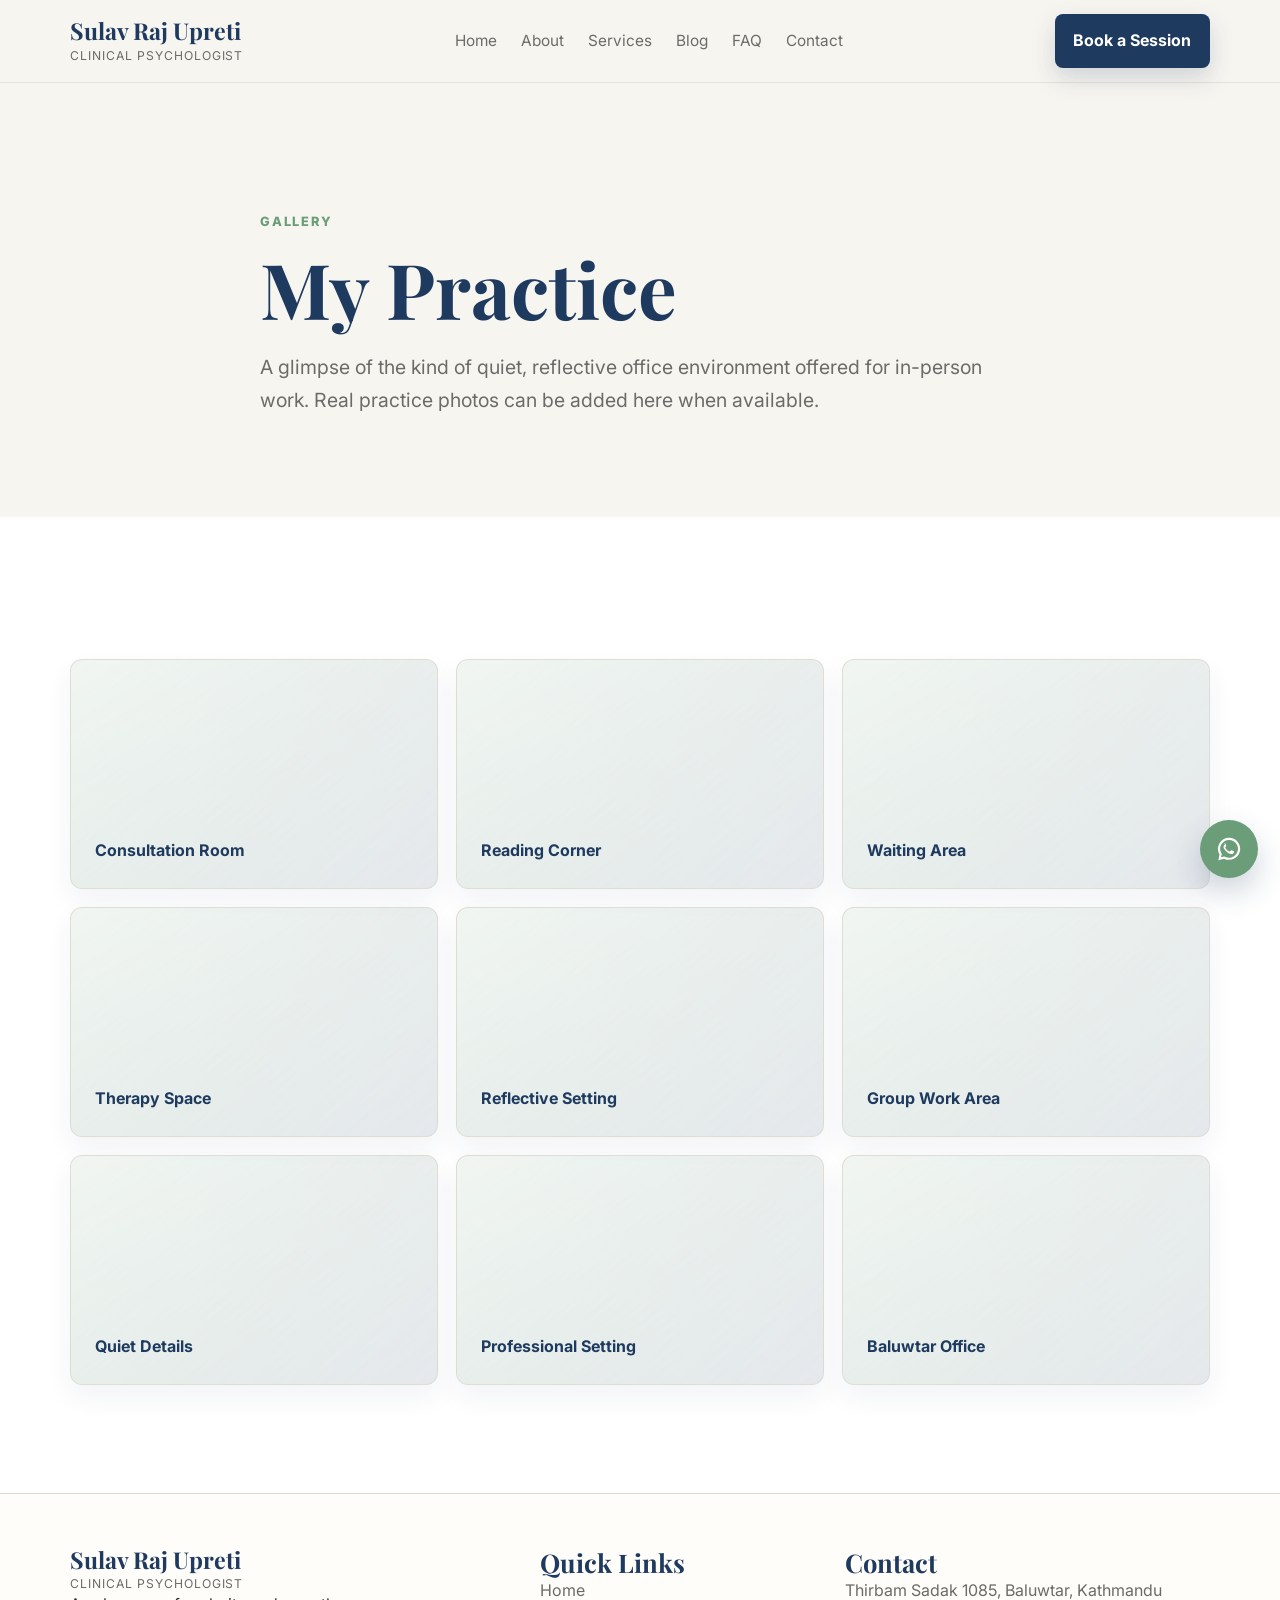
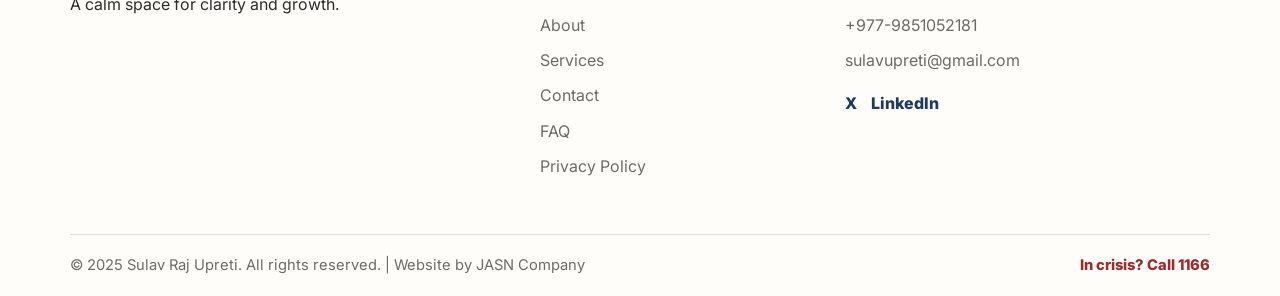
<file: gallery.html>
<!doctype html>
<html lang="en">
<head>
  <meta charset="utf-8"><meta name="viewport" content="width=device-width, initial-scale=1">
  <title>Gallery | Sulav Raj Upreti</title>
  <meta name="description" content="Sulav Raj Upreti — Licensed Clinical Psychologist in Kathmandu, Nepal. Individual therapy, couple sessions, group sessions, MHPSS consultation, supervision. MPhil Clinical Psychology, Tribhuvan University.">
  <meta name="keywords" content="clinical psychologist kathmandu, therapy nepal, psychotherapy kathmandu, mental health nepal, sulav upreti psychologist">
  <meta property="og:title" content="Sulav Raj Upreti | Clinical Psychologist Kathmandu"><meta property="og:description" content="A calm, confidential space for psychological support in Kathmandu, Nepal.">
  <link rel="icon" href="assets/icons/favicon.svg" type="image/svg+xml"><link rel="preconnect" href="https://fonts.googleapis.com"><link rel="preconnect" href="https://fonts.gstatic.com" crossorigin><link href="https://fonts.googleapis.com/css2?family=Inter:wght@400;500;600;700;800&family=Playfair+Display:wght@600;700&display=swap" rel="stylesheet"><link rel="stylesheet" href="style.css">
</head>
<body>
  <header class="site-header"><div class="nav-shell"><a class="brand" href="index.html"><span class="brand-name">Sulav Raj Upreti</span><span class="brand-subtitle">Clinical Psychologist</span></a><nav class="nav-links" aria-label="Main navigation"><a href="index.html">Home</a><a href="about.html">About</a><a href="services.html">Services</a><a href="blog.html">Blog</a><a href="faq.html">FAQ</a><a href="contact.html">Contact</a></nav><a class="button button-primary nav-cta" href="contact.html">Book a Session</a><button class="menu-toggle" type="button" aria-label="Open navigation" aria-expanded="false"><span></span><span></span><span></span></button></div></header>
  <main><section class="page-hero"><div class="container text-block reveal"><p class="eyebrow">Gallery</p><h1>My Practice</h1><p class="lead">A glimpse of the kind of quiet, reflective office environment offered for in-person work. Real practice photos can be added here when available.</p></div></section><section class="section soft-band"><div class="container gallery-grid"><div class="gallery-card reveal"><strong>Consultation Room</strong></div><div class="gallery-card reveal"><strong>Reading Corner</strong></div><div class="gallery-card reveal"><strong>Waiting Area</strong></div><div class="gallery-card reveal"><strong>Therapy Space</strong></div><div class="gallery-card reveal"><strong>Reflective Setting</strong></div><div class="gallery-card reveal"><strong>Group Work Area</strong></div><div class="gallery-card reveal"><strong>Quiet Details</strong></div><div class="gallery-card reveal"><strong>Professional Setting</strong></div><div class="gallery-card reveal"><strong>Baluwtar Office</strong></div></div></section></main>
  <footer class="site-footer"><div class="container footer-main"><div><a class="brand" href="index.html"><span class="brand-name">Sulav Raj Upreti</span><span class="brand-subtitle">Clinical Psychologist</span></a><p>A calm space for clarity and growth.</p></div><div><h3>Quick Links</h3><div class="footer-links"><a href="index.html">Home</a><a href="about.html">About</a><a href="services.html">Services</a><a href="contact.html">Contact</a><a href="faq.html">FAQ</a><a href="privacy.html">Privacy Policy</a></div></div><div class="footer-contact"><h3>Contact</h3><p>Thirbam Sadak 1085, Baluwtar, Kathmandu</p><p><a href="tel:+9779851052181">+977-9851052181</a></p><p><a href="mailto:sulavupreti@gmail.com">sulavupreti@gmail.com</a></p><div class="social-links"><a href="https://x.com/sulavupreti">X</a><a href="https://www.linkedin.com/in/supreti">LinkedIn</a></div></div></div><div class="container footer-bottom"><span>© 2025 Sulav Raj Upreti. All rights reserved. | Website by JASN Company</span><span class="crisis">In crisis? Call 1166</span></div></footer>
  <a class="whatsapp" href="https://wa.me/9779851052181?text=Hello%2C%20I%27d%20like%20to%20inquire%20about%20a%20therapy%20session." aria-label="Contact on WhatsApp"><svg viewBox="0 0 32 32"><path d="M16 3.2A12.6 12.6 0 0 0 5.2 22.3L3.8 28.8l6.6-1.8A12.6 12.6 0 1 0 16 3.2Zm0 2.4a10.2 10.2 0 0 1 8.7 15.5 10.2 10.2 0 0 1-13.5 3.7l-.5-.3-3.9 1 1-3.8-.3-.5A10.2 10.2 0 0 1 16 5.6Zm-4.4 5.2c-.2 0-.5.1-.8.4-.3.4-1 1-1 2.4 0 1.4 1 2.8 1.2 3 .1.2 2 3.2 5 4.4 2.5 1 3 .8 3.5.8.6-.1 1.8-.8 2-1.5.3-.7.3-1.3.2-1.5-.1-.1-.3-.2-.7-.4l-2-1c-.3-.1-.6-.2-.8.2l-.9 1.1c-.2.2-.4.3-.8.1-.4-.2-1.5-.5-2.8-1.7-1-1-1.7-2.1-2-2.5-.1-.4 0-.5.2-.7l.5-.6c.2-.2.2-.4.4-.6.1-.2.1-.4 0-.6l-.9-2.2c-.2-.5-.5-.5-.7-.5h-.6Z"/></svg></a><script src="script.js"></script>
</body>
</html>
</file>
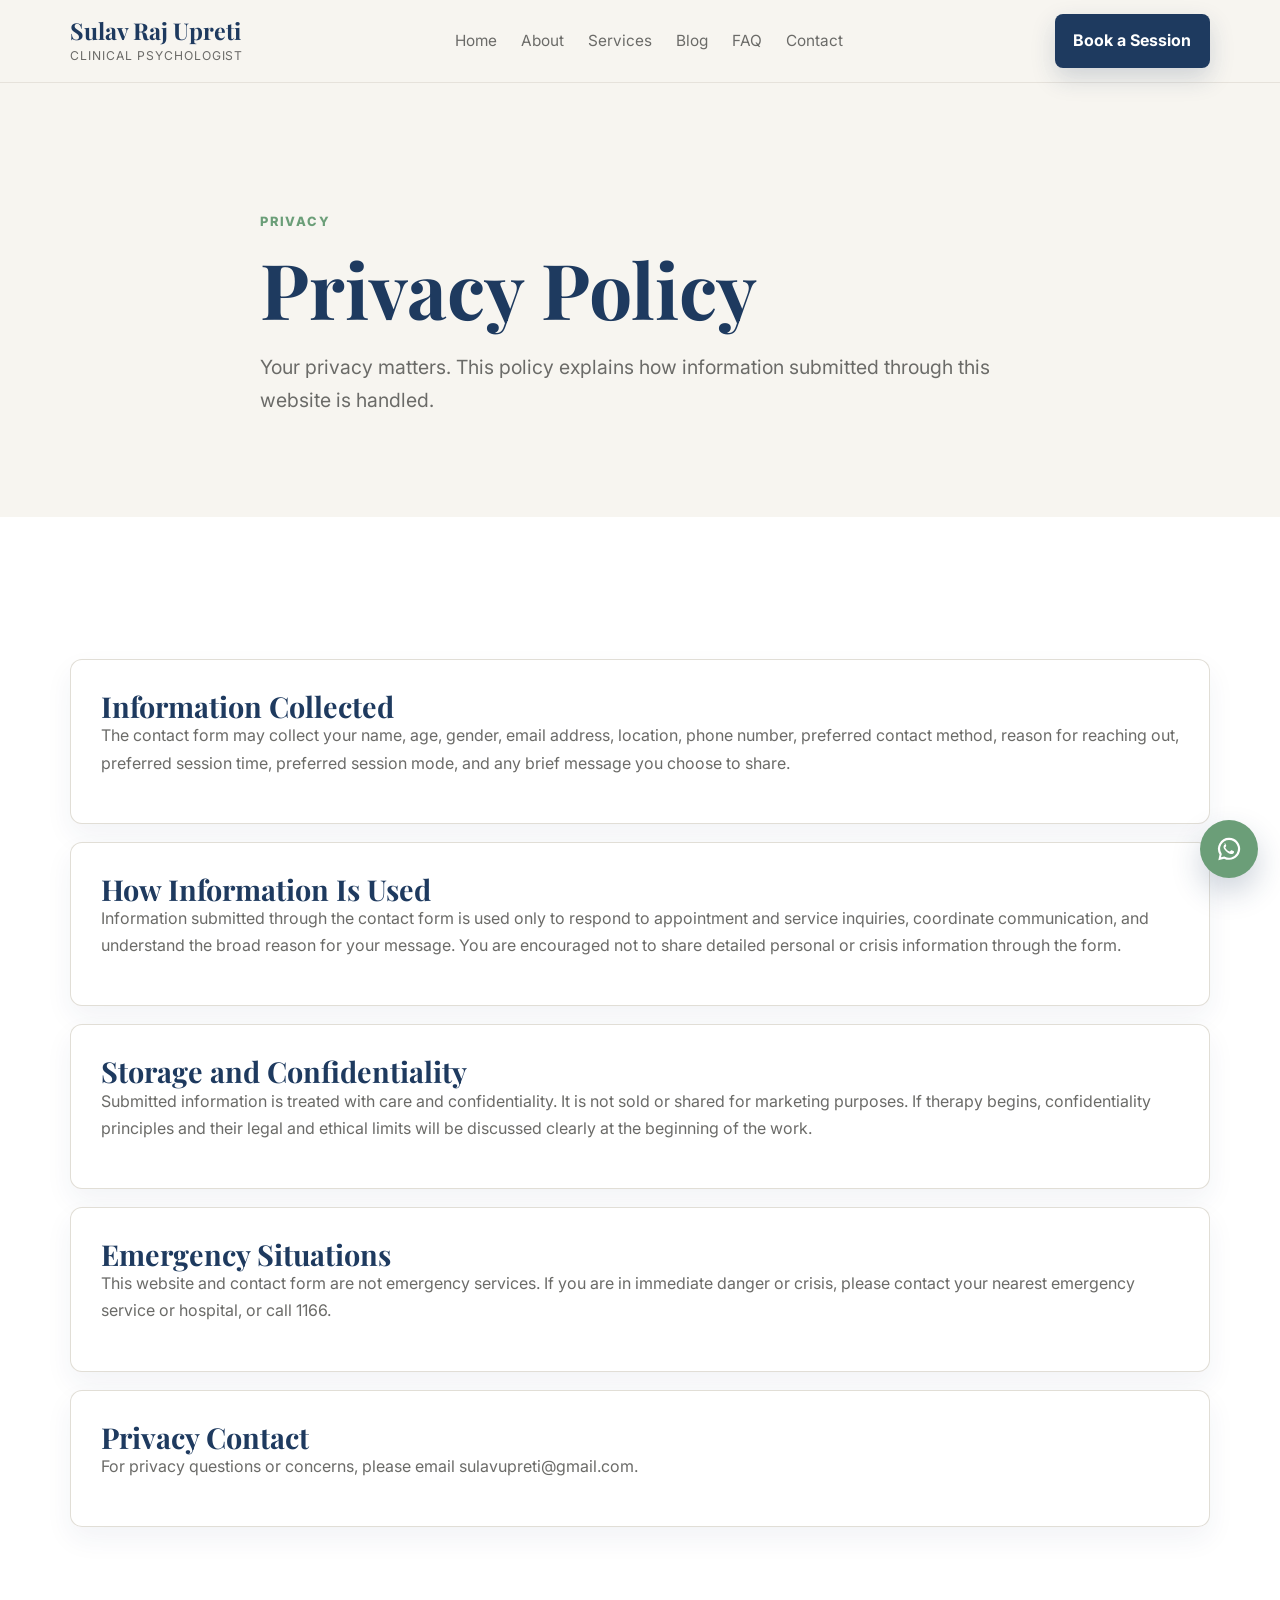
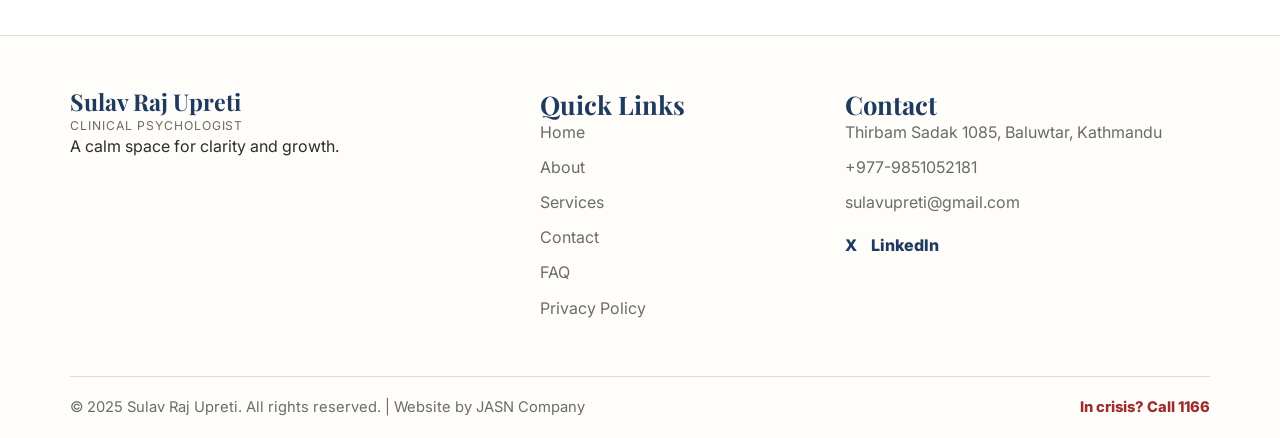
<file: privacy.html>
<!doctype html>
<html lang="en">
<head>
  <meta charset="utf-8"><meta name="viewport" content="width=device-width, initial-scale=1">
  <title>Privacy Policy | Sulav Raj Upreti</title>
  <meta name="description" content="Sulav Raj Upreti — Licensed Clinical Psychologist in Kathmandu, Nepal. Individual therapy, couple sessions, group sessions, MHPSS consultation, supervision. MPhil Clinical Psychology, Tribhuvan University.">
  <meta name="keywords" content="clinical psychologist kathmandu, therapy nepal, psychotherapy kathmandu, mental health nepal, sulav upreti psychologist">
  <meta property="og:title" content="Sulav Raj Upreti | Clinical Psychologist Kathmandu"><meta property="og:description" content="A calm, confidential space for psychological support in Kathmandu, Nepal.">
  <link rel="icon" href="assets/icons/favicon.svg" type="image/svg+xml"><link rel="preconnect" href="https://fonts.googleapis.com"><link rel="preconnect" href="https://fonts.gstatic.com" crossorigin><link href="https://fonts.googleapis.com/css2?family=Inter:wght@400;500;600;700;800&family=Playfair+Display:wght@600;700&display=swap" rel="stylesheet"><link rel="stylesheet" href="style.css">
</head>
<body>
  <header class="site-header"><div class="nav-shell"><a class="brand" href="index.html"><span class="brand-name">Sulav Raj Upreti</span><span class="brand-subtitle">Clinical Psychologist</span></a><nav class="nav-links" aria-label="Main navigation"><a href="index.html">Home</a><a href="about.html">About</a><a href="services.html">Services</a><a href="blog.html">Blog</a><a href="faq.html">FAQ</a><a href="contact.html">Contact</a></nav><a class="button button-primary nav-cta" href="contact.html">Book a Session</a><button class="menu-toggle" type="button" aria-label="Open navigation" aria-expanded="false"><span></span><span></span><span></span></button></div></header>
  <main><section class="page-hero"><div class="container text-block reveal"><p class="eyebrow">Privacy</p><h1>Privacy Policy</h1><p class="lead">Your privacy matters. This policy explains how information submitted through this website is handled.</p></div></section><section class="section soft-band"><div class="container privacy-stack"><article class="privacy-card reveal"><h2>Information Collected</h2><p>The contact form may collect your name, age, gender, email address, location, phone number, preferred contact method, reason for reaching out, preferred session time, preferred session mode, and any brief message you choose to share.</p></article><article class="privacy-card reveal"><h2>How Information Is Used</h2><p>Information submitted through the contact form is used only to respond to appointment and service inquiries, coordinate communication, and understand the broad reason for your message. You are encouraged not to share detailed personal or crisis information through the form.</p></article><article class="privacy-card reveal"><h2>Storage and Confidentiality</h2><p>Submitted information is treated with care and confidentiality. It is not sold or shared for marketing purposes. If therapy begins, confidentiality principles and their legal and ethical limits will be discussed clearly at the beginning of the work.</p></article><article class="privacy-card reveal"><h2>Emergency Situations</h2><p>This website and contact form are not emergency services. If you are in immediate danger or crisis, please contact your nearest emergency service or hospital, or call 1166.</p></article><article class="privacy-card reveal"><h2>Privacy Contact</h2><p>For privacy questions or concerns, please email <a href="mailto:sulavupreti@gmail.com">sulavupreti@gmail.com</a>.</p></article></div></section></main>
  <footer class="site-footer"><div class="container footer-main"><div><a class="brand" href="index.html"><span class="brand-name">Sulav Raj Upreti</span><span class="brand-subtitle">Clinical Psychologist</span></a><p>A calm space for clarity and growth.</p></div><div><h3>Quick Links</h3><div class="footer-links"><a href="index.html">Home</a><a href="about.html">About</a><a href="services.html">Services</a><a href="contact.html">Contact</a><a href="faq.html">FAQ</a><a href="privacy.html">Privacy Policy</a></div></div><div class="footer-contact"><h3>Contact</h3><p>Thirbam Sadak 1085, Baluwtar, Kathmandu</p><p><a href="tel:+9779851052181">+977-9851052181</a></p><p><a href="mailto:sulavupreti@gmail.com">sulavupreti@gmail.com</a></p><div class="social-links"><a href="https://x.com/sulavupreti">X</a><a href="https://www.linkedin.com/in/supreti">LinkedIn</a></div></div></div><div class="container footer-bottom"><span>© 2025 Sulav Raj Upreti. All rights reserved. | Website by JASN Company</span><span class="crisis">In crisis? Call 1166</span></div></footer>
  <a class="whatsapp" href="https://wa.me/9779851052181?text=Hello%2C%20I%27d%20like%20to%20inquire%20about%20a%20therapy%20session." aria-label="Contact on WhatsApp"><svg viewBox="0 0 32 32"><path d="M16 3.2A12.6 12.6 0 0 0 5.2 22.3L3.8 28.8l6.6-1.8A12.6 12.6 0 1 0 16 3.2Zm0 2.4a10.2 10.2 0 0 1 8.7 15.5 10.2 10.2 0 0 1-13.5 3.7l-.5-.3-3.9 1 1-3.8-.3-.5A10.2 10.2 0 0 1 16 5.6Zm-4.4 5.2c-.2 0-.5.1-.8.4-.3.4-1 1-1 2.4 0 1.4 1 2.8 1.2 3 .1.2 2 3.2 5 4.4 2.5 1 3 .8 3.5.8.6-.1 1.8-.8 2-1.5.3-.7.3-1.3.2-1.5-.1-.1-.3-.2-.7-.4l-2-1c-.3-.1-.6-.2-.8.2l-.9 1.1c-.2.2-.4.3-.8.1-.4-.2-1.5-.5-2.8-1.7-1-1-1.7-2.1-2-2.5-.1-.4 0-.5.2-.7l.5-.6c.2-.2.2-.4.4-.6.1-.2.1-.4 0-.6l-.9-2.2c-.2-.5-.5-.5-.7-.5h-.6Z"/></svg></a><script src="script.js"></script>
</body>
</html>
</file>
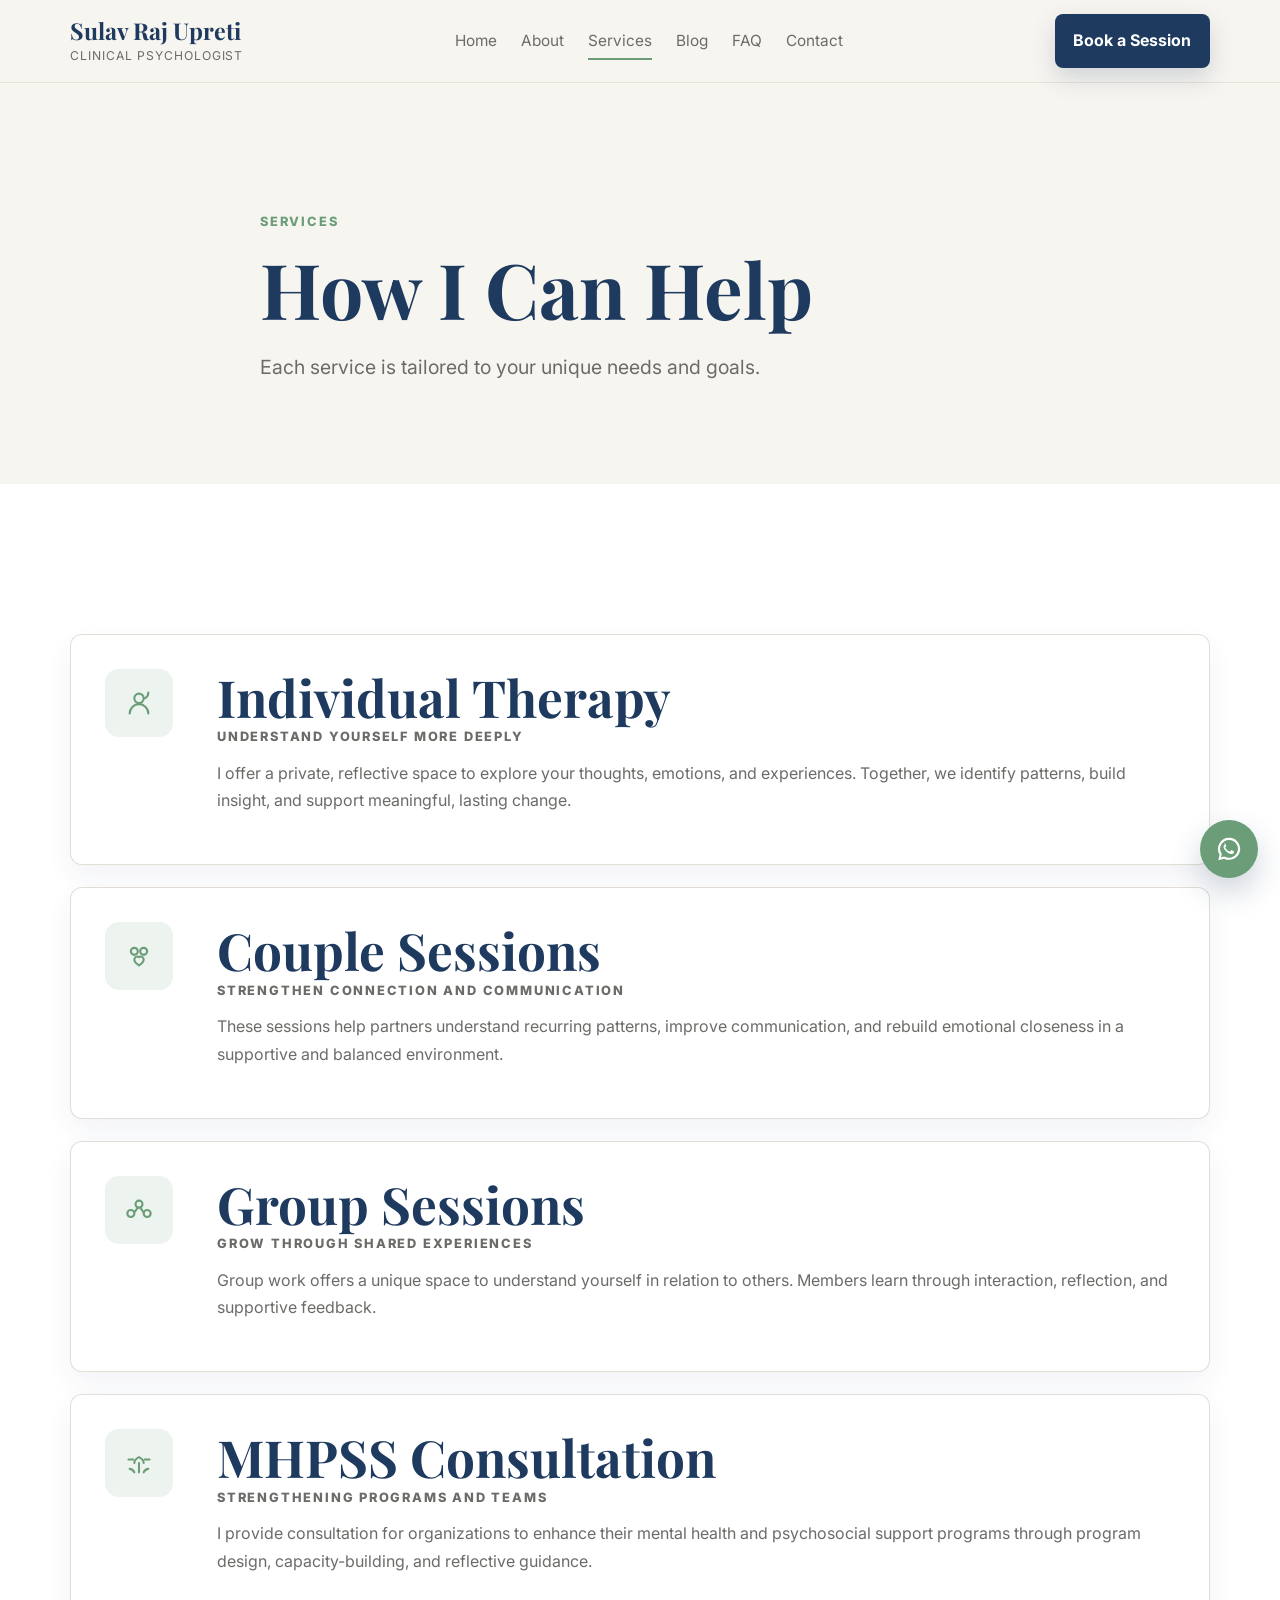
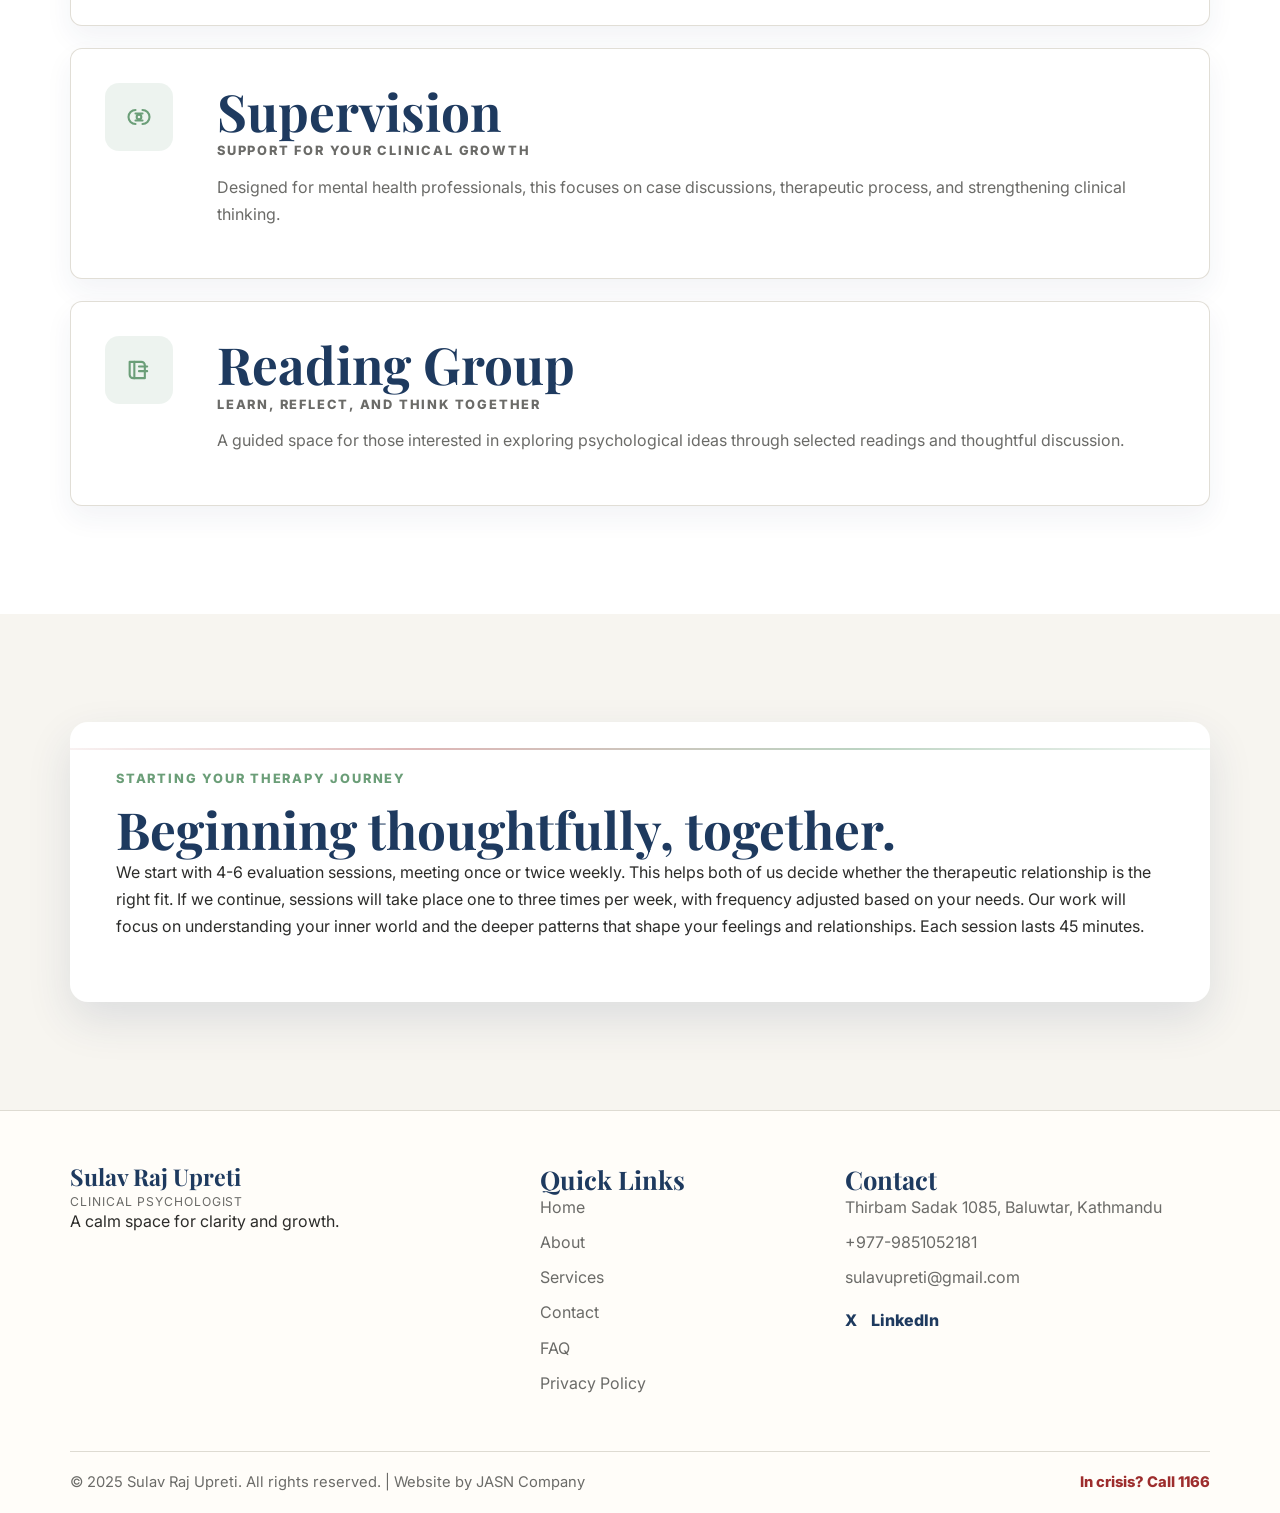
<file: services.html>
<!doctype html>
<html lang="en">
<head>
  <meta charset="utf-8"><meta name="viewport" content="width=device-width, initial-scale=1">
  <title>Services | Sulav Raj Upreti</title>
  <meta name="description" content="Sulav Raj Upreti — Licensed Clinical Psychologist in Kathmandu, Nepal. Individual therapy, couple sessions, group sessions, MHPSS consultation, supervision. MPhil Clinical Psychology, Tribhuvan University.">
  <meta name="keywords" content="clinical psychologist kathmandu, therapy nepal, psychotherapy kathmandu, mental health nepal, sulav upreti psychologist">
  <meta property="og:title" content="Sulav Raj Upreti | Clinical Psychologist Kathmandu"><meta property="og:description" content="A calm, confidential space for psychological support in Kathmandu, Nepal.">
  <link rel="icon" href="assets/icons/favicon.svg" type="image/svg+xml"><link rel="preconnect" href="https://fonts.googleapis.com"><link rel="preconnect" href="https://fonts.gstatic.com" crossorigin><link href="https://fonts.googleapis.com/css2?family=Inter:wght@400;500;600;700;800&family=Playfair+Display:wght@600;700&display=swap" rel="stylesheet"><link rel="stylesheet" href="style.css">
</head>
<body>
  <header class="site-header"><div class="nav-shell"><a class="brand" href="index.html"><span class="brand-name">Sulav Raj Upreti</span><span class="brand-subtitle">Clinical Psychologist</span></a><nav class="nav-links" aria-label="Main navigation"><a href="index.html">Home</a><a href="about.html">About</a><a class="active" href="services.html">Services</a><a href="blog.html">Blog</a><a href="faq.html">FAQ</a><a href="contact.html">Contact</a></nav><a class="button button-primary nav-cta" href="contact.html">Book a Session</a><button class="menu-toggle" type="button" aria-label="Open navigation" aria-expanded="false"><span></span><span></span><span></span></button></div></header>
  <main>
    <section class="page-hero"><div class="container text-block reveal"><p class="eyebrow">Services</p><h1>How I Can Help</h1><p class="lead">Each service is tailored to your unique needs and goals.</p></div></section>
    <section class="section soft-band">
      <div class="container service-list">
        <article class="service-card reveal"><div class="icon-mark"><svg viewBox="0 0 24 24"><path d="M12 12a4 4 0 1 0 0-8 4 4 0 0 0 0 8Z"/><path d="M4 21a8 8 0 0 1 16 0"/><path d="M17 8c2-1 3-3 3-5"/></svg></div><div><h2>Individual Therapy</h2><p class="eyebrow">Understand yourself more deeply</p><p>I offer a private, reflective space to explore your thoughts, emotions, and experiences. Together, we identify patterns, build insight, and support meaningful, lasting change.</p></div></article>
        <article class="service-card reveal"><div class="icon-mark"><svg viewBox="0 0 24 24"><path d="M8 11a3 3 0 1 0 0-6 3 3 0 0 0 0 6Z"/><path d="M16 11a3 3 0 1 0 0-6 3 3 0 0 0 0 6Z"/><path d="M12 20s-4-2.5-4-5a2.5 2.5 0 0 1 4-2 2.5 2.5 0 0 1 4 2c0 2.5-4 5-4 5Z"/></svg></div><div><h2>Couple Sessions</h2><p class="eyebrow">Strengthen connection and communication</p><p>These sessions help partners understand recurring patterns, improve communication, and rebuild emotional closeness in a supportive and balanced environment.</p></div></article>
        <article class="service-card reveal"><div class="icon-mark"><svg viewBox="0 0 24 24"><circle cx="12" cy="7" r="3"/><circle cx="5" cy="15" r="3"/><circle cx="19" cy="15" r="3"/><path d="M8 14l3-4"/><path d="M16 14l-3-4"/></svg></div><div><h2>Group Sessions</h2><p class="eyebrow">Grow through shared experiences</p><p>Group work offers a unique space to understand yourself in relation to others. Members learn through interaction, reflection, and supportive feedback.</p></div></article>
        <article class="service-card reveal"><div class="icon-mark"><svg viewBox="0 0 24 24"><path d="M12 20v-8"/><path d="M8 12c0-3 4-5 4-5s4 2 4 5"/><path d="M4 17c2 0 3 1 4 3"/><path d="M20 17c-2 0-3 1-4 3"/><path d="M3 9h4"/><path d="M17 9h4"/></svg></div><div><h2>MHPSS Consultation</h2><p class="eyebrow">Strengthening programs and teams</p><p>I provide consultation for organizations to enhance their mental health and psychosocial support programs through program design, capacity-building, and reflective guidance.</p></div></article>
        <article class="service-card reveal"><div class="icon-mark"><svg viewBox="0 0 24 24"><path d="M9 18a6 6 0 0 1 0-12"/><path d="M15 6a6 6 0 0 1 0 12"/><path d="M9 9h6"/><path d="M9 15h6"/><circle cx="12" cy="12" r="2"/></svg></div><div><h2>Supervision</h2><p class="eyebrow">Support for your clinical growth</p><p>Designed for mental health professionals, this focuses on case discussions, therapeutic process, and strengthening clinical thinking.</p></div></article>
        <article class="service-card reveal"><div class="icon-mark"><svg viewBox="0 0 24 24"><path d="M4 5h10a3 3 0 0 1 3 3v11H7a3 3 0 0 1-3-3Z"/><path d="M8 5v14"/><path d="M12 9h7"/><path d="M12 13h7"/></svg></div><div><h2>Reading Group</h2><p class="eyebrow">Learn, reflect, and think together</p><p>A guided space for those interested in exploring psychological ideas through selected readings and thoughtful discussion.</p></div></article>
      </div>
    </section>
    <section class="section"><div class="container journey reveal"><p class="eyebrow">Starting Your Therapy Journey</p><h2>Beginning thoughtfully, together.</h2><p>We start with 4-6 evaluation sessions, meeting once or twice weekly. This helps both of us decide whether the therapeutic relationship is the right fit. If we continue, sessions will take place one to three times per week, with frequency adjusted based on your needs. Our work will focus on understanding your inner world and the deeper patterns that shape your feelings and relationships. Each session lasts 45 minutes.</p></div></section>
  </main>
  <footer class="site-footer"><div class="container footer-main"><div><a class="brand" href="index.html"><span class="brand-name">Sulav Raj Upreti</span><span class="brand-subtitle">Clinical Psychologist</span></a><p>A calm space for clarity and growth.</p></div><div><h3>Quick Links</h3><div class="footer-links"><a href="index.html">Home</a><a href="about.html">About</a><a href="services.html">Services</a><a href="contact.html">Contact</a><a href="faq.html">FAQ</a><a href="privacy.html">Privacy Policy</a></div></div><div class="footer-contact"><h3>Contact</h3><p>Thirbam Sadak 1085, Baluwtar, Kathmandu</p><p><a href="tel:+9779851052181">+977-9851052181</a></p><p><a href="mailto:sulavupreti@gmail.com">sulavupreti@gmail.com</a></p><div class="social-links"><a href="https://x.com/sulavupreti">X</a><a href="https://www.linkedin.com/in/supreti">LinkedIn</a></div></div></div><div class="container footer-bottom"><span>© 2025 Sulav Raj Upreti. All rights reserved. | Website by JASN Company</span><span class="crisis">In crisis? Call 1166</span></div></footer>
  <a class="whatsapp" href="https://wa.me/9779851052181?text=Hello%2C%20I%27d%20like%20to%20inquire%20about%20a%20therapy%20session." aria-label="Contact on WhatsApp"><svg viewBox="0 0 32 32"><path d="M16 3.2A12.6 12.6 0 0 0 5.2 22.3L3.8 28.8l6.6-1.8A12.6 12.6 0 1 0 16 3.2Zm0 2.4a10.2 10.2 0 0 1 8.7 15.5 10.2 10.2 0 0 1-13.5 3.7l-.5-.3-3.9 1 1-3.8-.3-.5A10.2 10.2 0 0 1 16 5.6Zm-4.4 5.2c-.2 0-.5.1-.8.4-.3.4-1 1-1 2.4 0 1.4 1 2.8 1.2 3 .1.2 2 3.2 5 4.4 2.5 1 3 .8 3.5.8.6-.1 1.8-.8 2-1.5.3-.7.3-1.3.2-1.5-.1-.1-.3-.2-.7-.4l-2-1c-.3-.1-.6-.2-.8.2l-.9 1.1c-.2.2-.4.3-.8.1-.4-.2-1.5-.5-2.8-1.7-1-1-1.7-2.1-2-2.5-.1-.4 0-.5.2-.7l.5-.6c.2-.2.2-.4.4-.6.1-.2.1-.4 0-.6l-.9-2.2c-.2-.5-.5-.5-.7-.5h-.6Z"/></svg></a><script src="script.js"></script>
</body>
</html>
</file>
<file: style.css>
:root {
  --slate: #1e3a5f;
  --sage: #6b9e78;
  --off-white: #f7f5f0;
  --charcoal: #2c2c2a;
  --muted: #6b6b68;
  --white: #ffffff;
  --line: #dedbd2;
  --amber: #fff3cd;
  --amber-text: #6f4b00;
  --shadow: 0 18px 45px rgba(30, 58, 95, 0.12);
  --radius: 12px;
}

* {
  box-sizing: border-box;
}

html {
  scroll-behavior: smooth;
}

body {
  margin: 0;
  font-family: "Inter", system-ui, -apple-system, BlinkMacSystemFont, "Segoe UI", sans-serif;
  color: var(--charcoal);
  background: var(--off-white);
  line-height: 1.7;
}

body.menu-open {
  overflow: hidden;
}

img {
  max-width: 100%;
  display: block;
}

a {
  color: inherit;
  text-decoration: none;
}

p {
  margin: 0 0 1rem;
}

.site-header {
  position: sticky;
  top: 0;
  z-index: 50;
  background: rgba(247, 245, 240, 0.86);
  backdrop-filter: blur(18px);
  border-bottom: 1px solid rgba(222, 219, 210, 0.7);
  transition: box-shadow 180ms ease, background 180ms ease;
}

.site-header.scrolled {
  background: rgba(255, 255, 255, 0.94);
  box-shadow: 0 8px 28px rgba(30, 58, 95, 0.08);
}

.nav-shell {
  width: min(1140px, calc(100% - 32px));
  min-height: 82px;
  margin: 0 auto;
  display: flex;
  align-items: center;
  justify-content: space-between;
  gap: 24px;
}

.brand {
  display: inline-flex;
  flex-direction: column;
  line-height: 1.05;
}

.brand-name {
  font-family: "Playfair Display", Georgia, serif;
  font-size: clamp(1.15rem, 2vw, 1.45rem);
  color: var(--slate);
  font-weight: 700;
}

.brand-subtitle {
  margin-top: 6px;
  font-size: 0.76rem;
  color: var(--muted);
  letter-spacing: 0.08em;
  text-transform: uppercase;
}

.nav-links {
  display: flex;
  align-items: center;
  gap: 24px;
  font-size: 0.96rem;
  color: var(--muted);
}

.nav-links a {
  position: relative;
  padding: 6px 0;
}

.nav-links a::after {
  content: "";
  position: absolute;
  left: 0;
  right: 0;
  bottom: 0;
  height: 2px;
  background: var(--sage);
  transform: scaleX(0);
  transform-origin: left;
  transition: transform 180ms ease;
}

.nav-links a:hover::after,
.nav-links a.active::after {
  transform: scaleX(1);
}

.button,
button.button {
  display: inline-flex;
  min-height: 44px;
  align-items: center;
  justify-content: center;
  gap: 9px;
  padding: 0.78rem 1.1rem;
  border: 1px solid transparent;
  border-radius: 8px;
  font: inherit;
  font-weight: 700;
  cursor: pointer;
  transition: transform 180ms ease, box-shadow 180ms ease, background 180ms ease;
}

.button:hover {
  transform: translateY(-1px);
}

.button-primary {
  color: var(--white);
  background: var(--slate);
  box-shadow: 0 10px 24px rgba(30, 58, 95, 0.18);
}

.button-secondary {
  color: var(--slate);
  background: transparent;
  border-color: rgba(30, 58, 95, 0.22);
}

.button-sage {
  color: var(--white);
  background: var(--sage);
}

.menu-toggle {
  display: none;
  width: 44px;
  height: 44px;
  border: 1px solid var(--line);
  border-radius: 8px;
  background: var(--white);
  color: var(--slate);
}

.menu-toggle span {
  display: block;
  width: 20px;
  height: 2px;
  margin: 4px auto;
  background: currentColor;
}

.container {
  width: min(1140px, calc(100% - 32px));
  margin: 0 auto;
}

.section {
  padding: clamp(64px, 9vw, 108px) 0;
}

.section-tight {
  padding: clamp(42px, 6vw, 72px) 0;
}

.eyebrow {
  margin-bottom: 12px;
  color: var(--sage);
  font-weight: 800;
  font-size: 0.8rem;
  letter-spacing: 0.14em;
  text-transform: uppercase;
}

h1,
h2,
h3,
h4 {
  margin: 0;
  color: var(--slate);
  font-family: "Playfair Display", Georgia, serif;
  line-height: 1.12;
  letter-spacing: 0;
}

h1 {
  font-size: clamp(2.7rem, 6vw, 5.8rem);
  max-width: 780px;
}

h2 {
  font-size: clamp(2rem, 4vw, 3.4rem);
}

h3 {
  font-size: clamp(1.25rem, 2vw, 1.6rem);
}

.lead {
  max-width: 740px;
  color: var(--muted);
  font-size: clamp(1.05rem, 2vw, 1.22rem);
}

.hero {
  position: relative;
  min-height: calc(100vh - 82px);
  display: grid;
  align-items: center;
  overflow: hidden;
}

.hero-inner {
  position: relative;
  z-index: 2;
  display: grid;
  grid-template-columns: minmax(0, 1.02fr) minmax(340px, 0.88fr);
  align-items: center;
  gap: clamp(34px, 6vw, 76px);
  padding: clamp(44px, 8vw, 86px) 0;
}

.hero-copy p {
  margin-top: 24px;
}

.hero-actions {
  display: flex;
  flex-wrap: wrap;
  gap: 14px;
  margin-top: 32px;
}

.hero-photo-wrap {
  position: relative;
  align-self: end;
}

.portrait-frame {
  position: relative;
  overflow: hidden;
  border-radius: 28px 28px 12px 12px;
  background: #78bfd3;
  box-shadow: var(--shadow);
}

.portrait-frame img {
  width: 100%;
  aspect-ratio: 0.82 / 1;
  object-fit: cover;
  object-position: center top;
}

.hero-note {
  position: absolute;
  left: -26px;
  bottom: 28px;
  width: min(260px, 70%);
  padding: 18px 20px;
  border-radius: var(--radius);
  background: rgba(255, 255, 255, 0.94);
  box-shadow: 0 14px 36px rgba(30, 58, 95, 0.12);
  color: var(--slate);
  font-weight: 700;
}

.thread {
  position: absolute;
  inset: 10% auto auto 37%;
  width: min(560px, 64vw);
  height: 240px;
  opacity: 0.28;
  pointer-events: none;
}

.thread path {
  fill: none;
  stroke: var(--sage);
  stroke-width: 3;
  stroke-linecap: round;
  stroke-dasharray: 18 14;
  animation: thread-flow 7s linear infinite;
}

@keyframes thread-flow {
  to {
    stroke-dashoffset: -160;
  }
}

.two-column {
  display: grid;
  grid-template-columns: 0.95fr 1.05fr;
  align-items: center;
  gap: clamp(32px, 6vw, 72px);
}

.soft-band {
  background: var(--white);
}

.text-block {
  max-width: 760px;
}

.text-block p + p {
  margin-top: 1.1rem;
}

.arrow-link {
  display: inline-flex;
  margin-top: 10px;
  color: var(--slate);
  font-weight: 800;
}

.card-grid {
  display: grid;
  grid-template-columns: repeat(3, 1fr);
  gap: 22px;
  margin-top: 36px;
}

.card,
.service-card,
.article-card,
.gallery-card,
.faq-item,
.privacy-card {
  border: 1px solid rgba(222, 219, 210, 0.9);
  border-radius: var(--radius);
  background: var(--white);
  box-shadow: 0 12px 28px rgba(30, 58, 95, 0.06);
}

.card,
.article-card,
.privacy-card {
  padding: clamp(22px, 3vw, 30px);
}

.icon-mark {
  width: 48px;
  height: 48px;
  margin-bottom: 18px;
  display: grid;
  place-items: center;
  border-radius: 14px;
  color: var(--sage);
  background: rgba(107, 158, 120, 0.12);
}

.icon-mark svg {
  width: 28px;
  height: 28px;
  stroke: currentColor;
  fill: none;
  stroke-width: 1.8;
  stroke-linecap: round;
  stroke-linejoin: round;
}

.card p,
.service-card p,
.article-card p,
.privacy-card p {
  color: var(--muted);
}

.pill-list {
  display: grid;
  grid-template-columns: repeat(3, 1fr);
  gap: 18px;
  margin-top: 34px;
}

.pill {
  min-height: 104px;
  padding: 22px;
  border-left: 4px solid var(--sage);
  border-radius: var(--radius);
  background: var(--white);
  color: var(--slate);
  font-weight: 800;
  box-shadow: 0 10px 24px rgba(30, 58, 95, 0.06);
}

.quote-band {
  background: linear-gradient(90deg, rgba(107, 158, 120, 0.12), rgba(30, 58, 95, 0.06));
}

.quote {
  max-width: 880px;
  margin: 0 auto;
  text-align: center;
}

.quote blockquote {
  margin: 0;
  font-family: "Playfair Display", Georgia, serif;
  color: var(--slate);
  font-size: clamp(1.65rem, 3.6vw, 3rem);
  line-height: 1.25;
}

.quote cite {
  display: block;
  margin-top: 20px;
  color: var(--muted);
  font-style: normal;
}

.cta-band {
  color: var(--white);
  background: var(--slate);
}

.cta-inner {
  display: flex;
  align-items: center;
  justify-content: space-between;
  gap: 24px;
}

.cta-band h2,
.cta-band p {
  color: var(--white);
}

.page-hero {
  padding: clamp(72px, 10vw, 128px) 0 clamp(52px, 7vw, 84px);
}

.page-hero .lead {
  margin-top: 20px;
}

.about-photo {
  border-radius: 24px;
  overflow: hidden;
  background: #78bfd3;
  box-shadow: var(--shadow);
}

.about-photo img {
  width: 100%;
  aspect-ratio: 1 / 1.12;
  object-fit: cover;
  object-position: center top;
}

.credential-list {
  display: grid;
  grid-template-columns: repeat(2, 1fr);
  gap: 18px;
  margin-top: 30px;
}

.credential {
  padding: 22px;
  border-radius: var(--radius);
  background: var(--white);
  border: 1px solid var(--line);
}

.service-list {
  display: grid;
  gap: 22px;
  margin-top: 42px;
}

.service-card {
  display: grid;
  grid-template-columns: 88px 1fr;
  gap: 24px;
  padding: clamp(22px, 4vw, 34px);
}

.service-card .icon-mark {
  width: 68px;
  height: 68px;
  margin: 0;
}

.journey {
  position: relative;
  overflow: hidden;
  padding: clamp(28px, 5vw, 46px);
  border-radius: 18px;
  background: var(--white);
  box-shadow: var(--shadow);
}

.journey::before {
  content: "";
  position: absolute;
  left: -80px;
  right: -80px;
  top: 26px;
  height: 2px;
  background: linear-gradient(90deg, transparent, #b45f5f, var(--sage), transparent);
  opacity: 0.45;
}

.contact-layout {
  display: grid;
  grid-template-columns: minmax(0, 1.12fr) minmax(320px, 0.88fr);
  gap: 30px;
  align-items: start;
}

.notice {
  padding: 18px 20px;
  border-radius: var(--radius);
  background: var(--amber);
  color: var(--amber-text);
  font-weight: 700;
}

.form-card {
  padding: clamp(24px, 4vw, 36px);
  border-radius: var(--radius);
  background: var(--white);
  border: 1px solid var(--line);
}

.field-grid {
  display: grid;
  grid-template-columns: repeat(2, 1fr);
  gap: 18px;
}

.field,
.option-group {
  display: grid;
  gap: 8px;
  margin-bottom: 18px;
}

label,
legend {
  color: var(--slate);
  font-weight: 800;
}

input,
select,
textarea {
  width: 100%;
  border: 1px solid #cdc8bd;
  border-radius: 8px;
  padding: 0.82rem 0.9rem;
  background: #fffdfa;
  color: var(--charcoal);
  font: inherit;
}

textarea {
  min-height: 130px;
  resize: vertical;
}

fieldset {
  margin: 0 0 18px;
  padding: 0;
  border: 0;
}

.choices {
  display: grid;
  grid-template-columns: repeat(2, minmax(0, 1fr));
  gap: 10px 16px;
}

.choice {
  display: flex;
  align-items: center;
  gap: 8px;
  color: var(--muted);
  font-weight: 600;
}

.choice input {
  width: auto;
}

.contact-panel {
  display: grid;
  gap: 20px;
}

.contact-card {
  padding: 26px;
  border-radius: var(--radius);
  background: var(--slate);
  color: var(--white);
}

.contact-card h3,
.contact-card a {
  color: var(--white);
}

.contact-card p {
  color: rgba(255, 255, 255, 0.82);
}

.map {
  width: 100%;
  min-height: 380px;
  border: 0;
  border-radius: var(--radius);
  box-shadow: var(--shadow);
}

.article-card {
  display: flex;
  min-height: 260px;
  flex-direction: column;
  justify-content: space-between;
}

.article-card h2,
.privacy-card h2 {
  font-size: clamp(1.35rem, 2.4vw, 1.8rem);
}

.faq-list {
  display: grid;
  gap: 14px;
  margin-top: 34px;
}

.faq-question {
  width: 100%;
  padding: 22px 24px;
  border: 0;
  background: transparent;
  color: var(--slate);
  font: inherit;
  font-weight: 800;
  text-align: left;
  cursor: pointer;
  display: flex;
  align-items: center;
  justify-content: space-between;
  gap: 18px;
}

.faq-question span {
  flex: 1;
}

.faq-question::after {
  content: "+";
  flex: 0 0 auto;
  font-size: 1.5rem;
  color: var(--sage);
}

.faq-item.open .faq-question::after {
  content: "-";
}

.faq-answer {
  display: none;
  padding: 0 24px 22px;
  color: var(--muted);
}

.faq-item.open .faq-answer {
  display: block;
}

.gallery-grid {
  display: grid;
  grid-template-columns: repeat(3, 1fr);
  gap: 18px;
  margin-top: 34px;
}

.gallery-card {
  min-height: 230px;
  padding: 24px;
  display: flex;
  align-items: end;
  background:
    linear-gradient(145deg, rgba(255,255,255,0.72), rgba(255,255,255,0.18)),
    linear-gradient(135deg, rgba(107,158,120,0.34), rgba(30,58,95,0.14));
}

.gallery-card strong {
  color: var(--slate);
}

.privacy-stack {
  display: grid;
  gap: 18px;
  margin-top: 34px;
}

.whatsapp {
  position: fixed;
  right: 22px;
  bottom: 22px;
  z-index: 60;
  width: 58px;
  height: 58px;
  display: grid;
  place-items: center;
  border-radius: 50%;
  background: var(--sage);
  color: var(--white);
  box-shadow: 0 14px 30px rgba(30, 58, 95, 0.22);
}

.whatsapp svg {
  width: 28px;
  height: 28px;
  fill: currentColor;
}

.site-footer {
  background: #fffdf9;
  border-top: 1px solid var(--line);
}

.footer-main {
  display: grid;
  grid-template-columns: 1.2fr 0.75fr 1fr;
  gap: 32px;
  padding: 54px 0;
}

.footer-links {
  display: grid;
  gap: 8px;
  color: var(--muted);
}

.footer-contact p {
  margin-bottom: 8px;
  color: var(--muted);
}

.social-links {
  display: flex;
  gap: 14px;
  margin-top: 16px;
  color: var(--slate);
  font-weight: 800;
}

.footer-bottom {
  display: flex;
  justify-content: space-between;
  gap: 18px;
  padding: 18px 0;
  border-top: 1px solid var(--line);
  color: var(--muted);
  font-size: 0.92rem;
}

.crisis {
  color: #9d2d2d;
  font-weight: 800;
}

.reveal {
  opacity: 1;
  transform: none;
  transition: opacity 500ms ease, transform 500ms ease;
}

.can-reveal .reveal {
  opacity: 0;
  transform: translateY(18px);
}

.reveal.is-visible {
  opacity: 1;
  transform: translateY(0);
}

@media (max-width: 920px) {
  .menu-toggle {
    display: inline-block;
  }

  .nav-links,
  .nav-cta {
    display: none;
  }

  .nav-links.open {
    position: fixed;
    inset: 82px 0 0;
    display: flex;
    flex-direction: column;
    align-items: stretch;
    gap: 0;
    padding: 28px 32px;
    background: rgba(255, 255, 255, 0.98);
  }

  .nav-links.open a {
    padding: 16px 0;
    border-bottom: 1px solid var(--line);
    color: var(--slate);
    font-size: 1.2rem;
    font-weight: 800;
  }

  .hero-inner,
  .two-column,
  .contact-layout,
  .footer-main {
    grid-template-columns: 1fr;
  }

  .hero {
    min-height: auto;
  }

  .hero-note {
    left: 18px;
  }

  .card-grid,
  .pill-list,
  .gallery-grid {
    grid-template-columns: repeat(2, 1fr);
  }

  .credential-list {
    grid-template-columns: 1fr;
  }
}

@media (max-width: 680px) {
  .nav-shell,
  .container {
    width: min(100% - 24px, 1140px);
  }

  .brand-subtitle {
    font-size: 0.68rem;
  }

  .card-grid,
  .pill-list,
  .gallery-grid,
  .field-grid,
  .choices {
    grid-template-columns: 1fr;
  }

  .service-card {
    grid-template-columns: 1fr;
  }

  .cta-inner,
  .footer-bottom {
    align-items: flex-start;
    flex-direction: column;
  }

  .hero-actions {
    align-items: stretch;
    flex-direction: column;
  }

  .button {
    width: 100%;
  }

  .whatsapp {
    right: 16px;
    bottom: 16px;
  }
}
</file>
